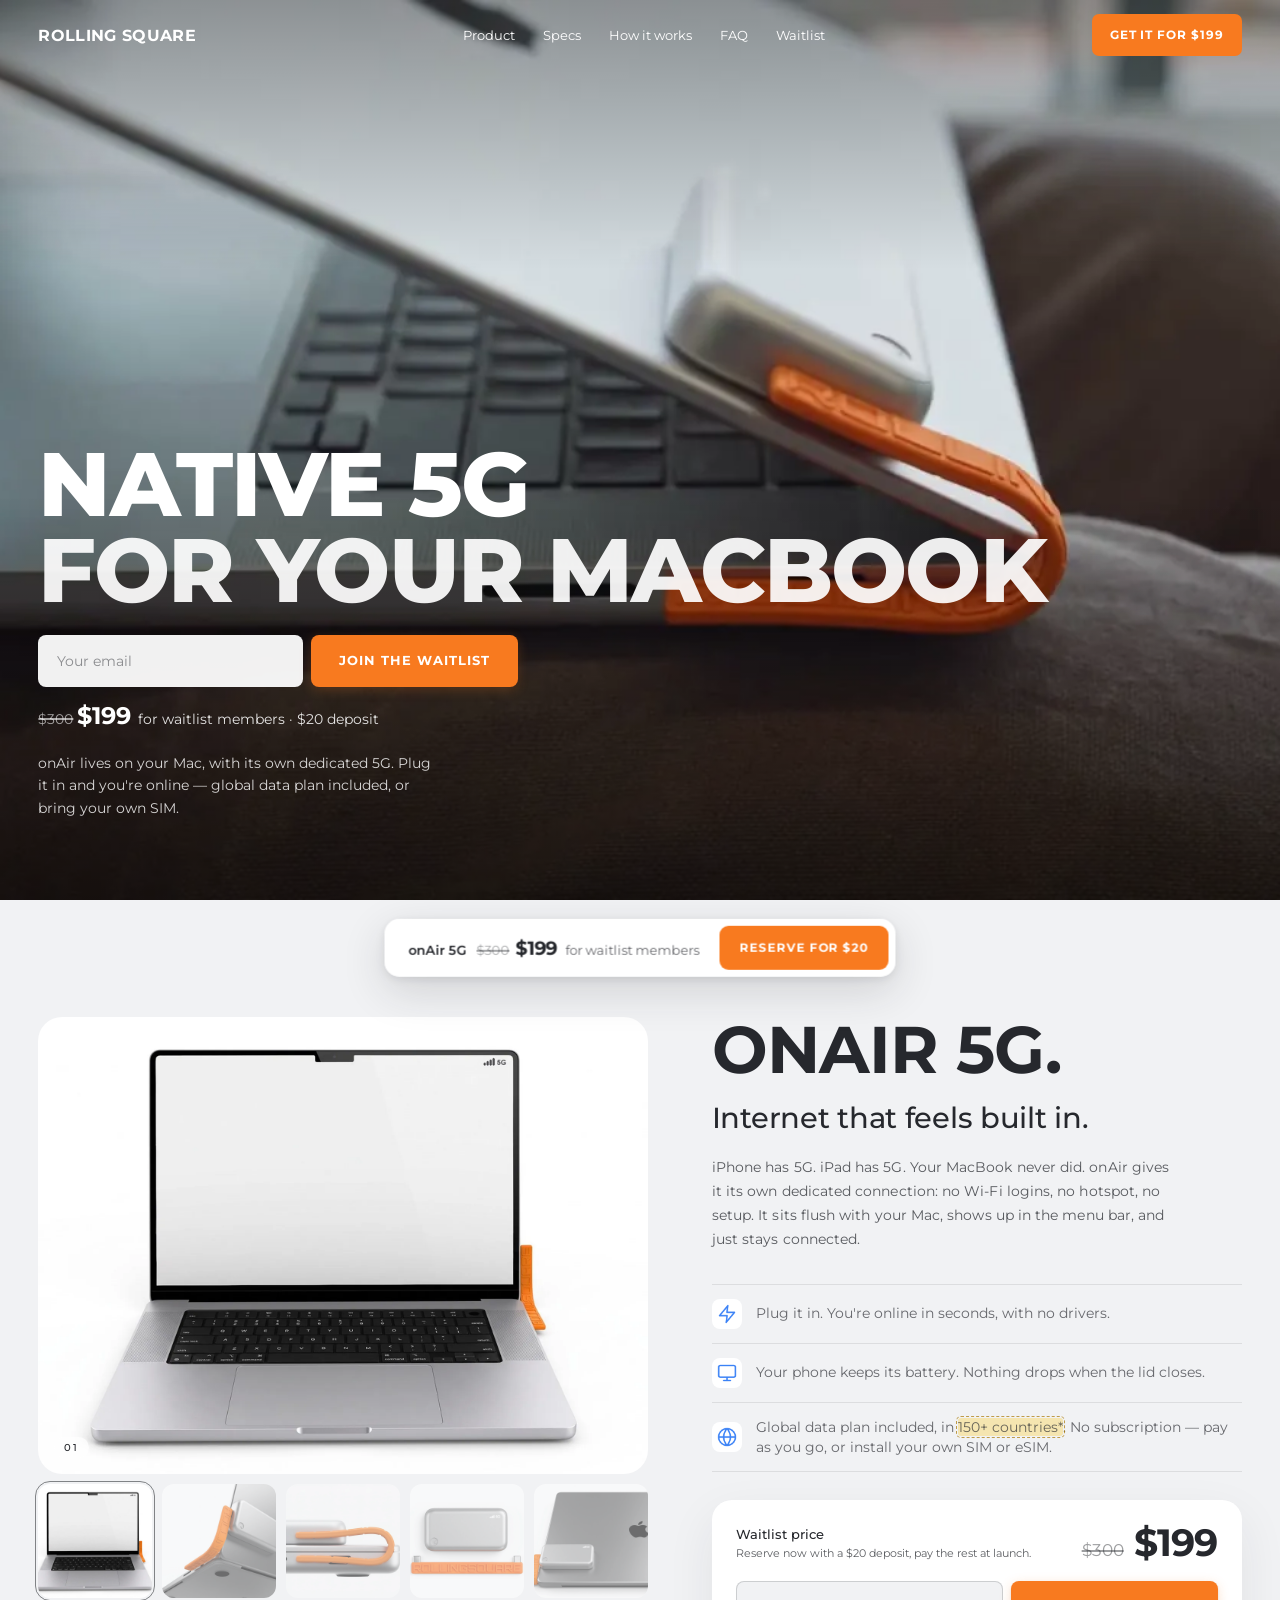
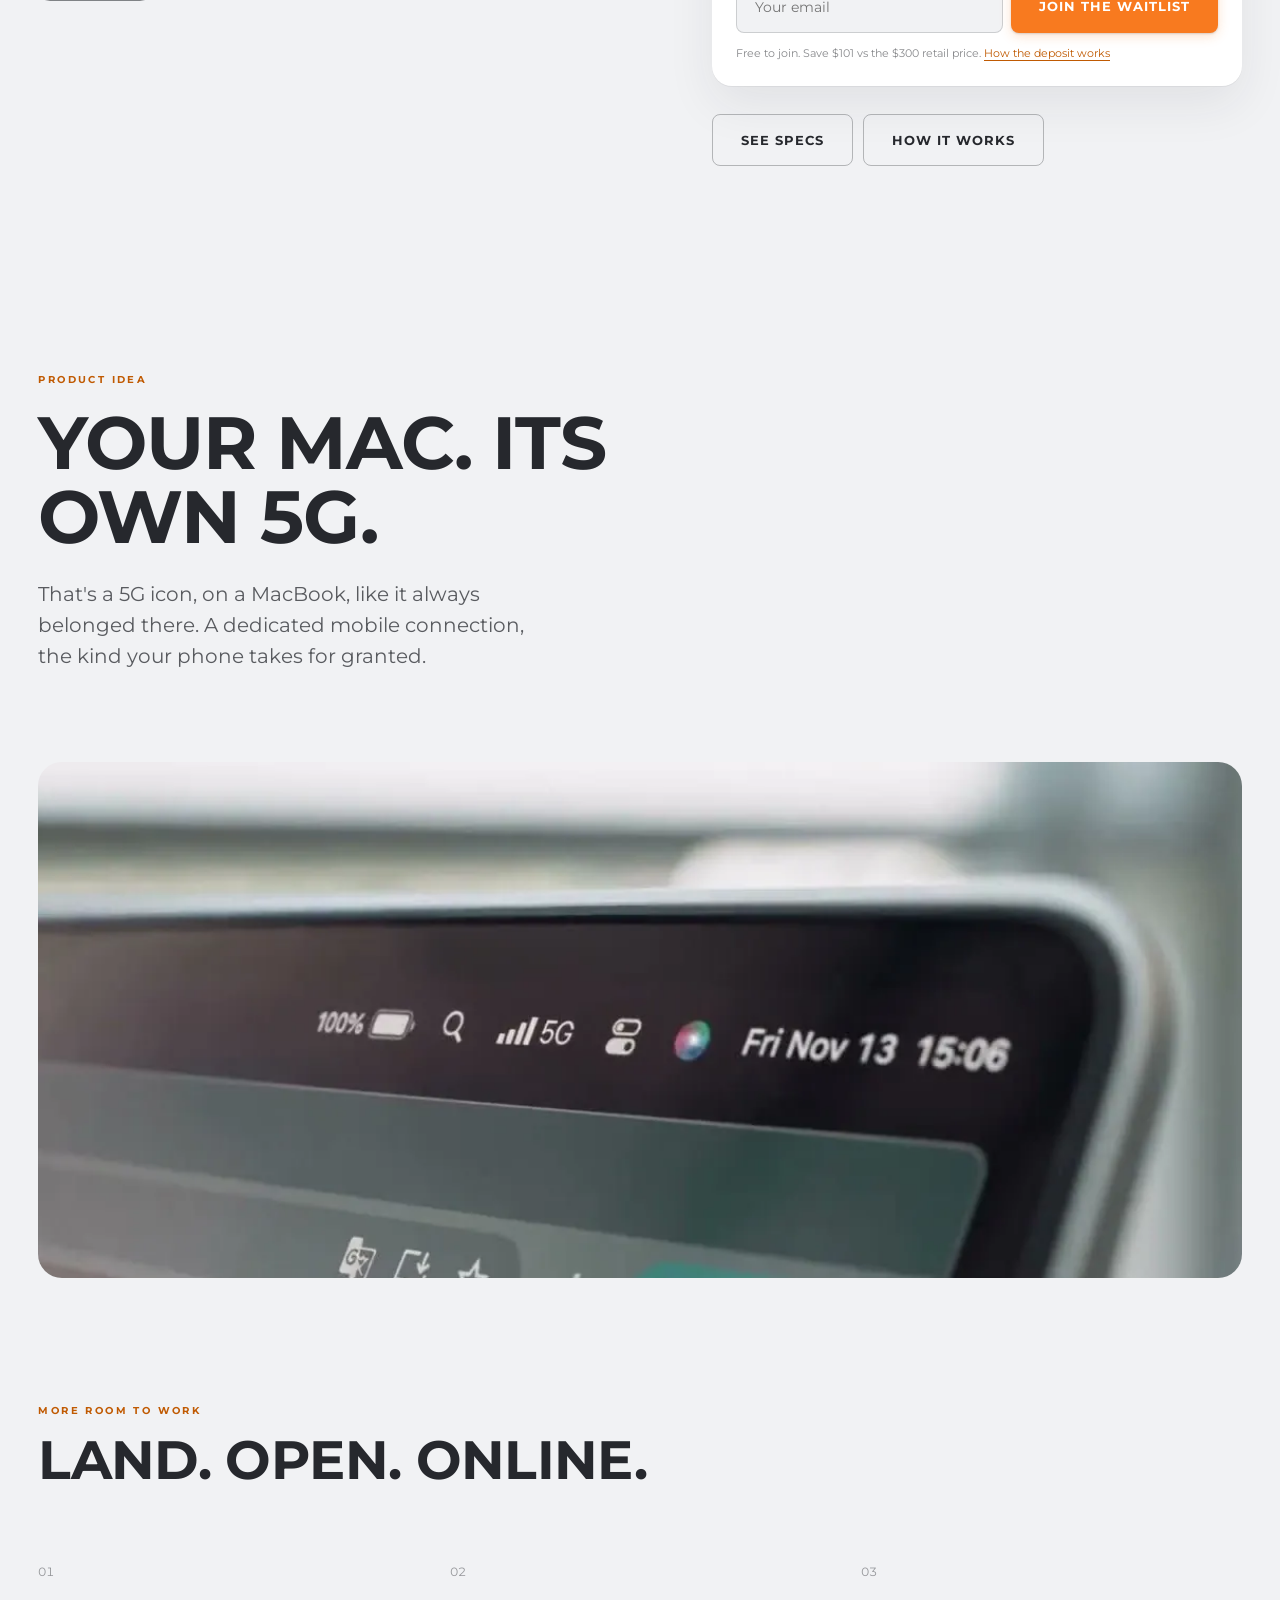
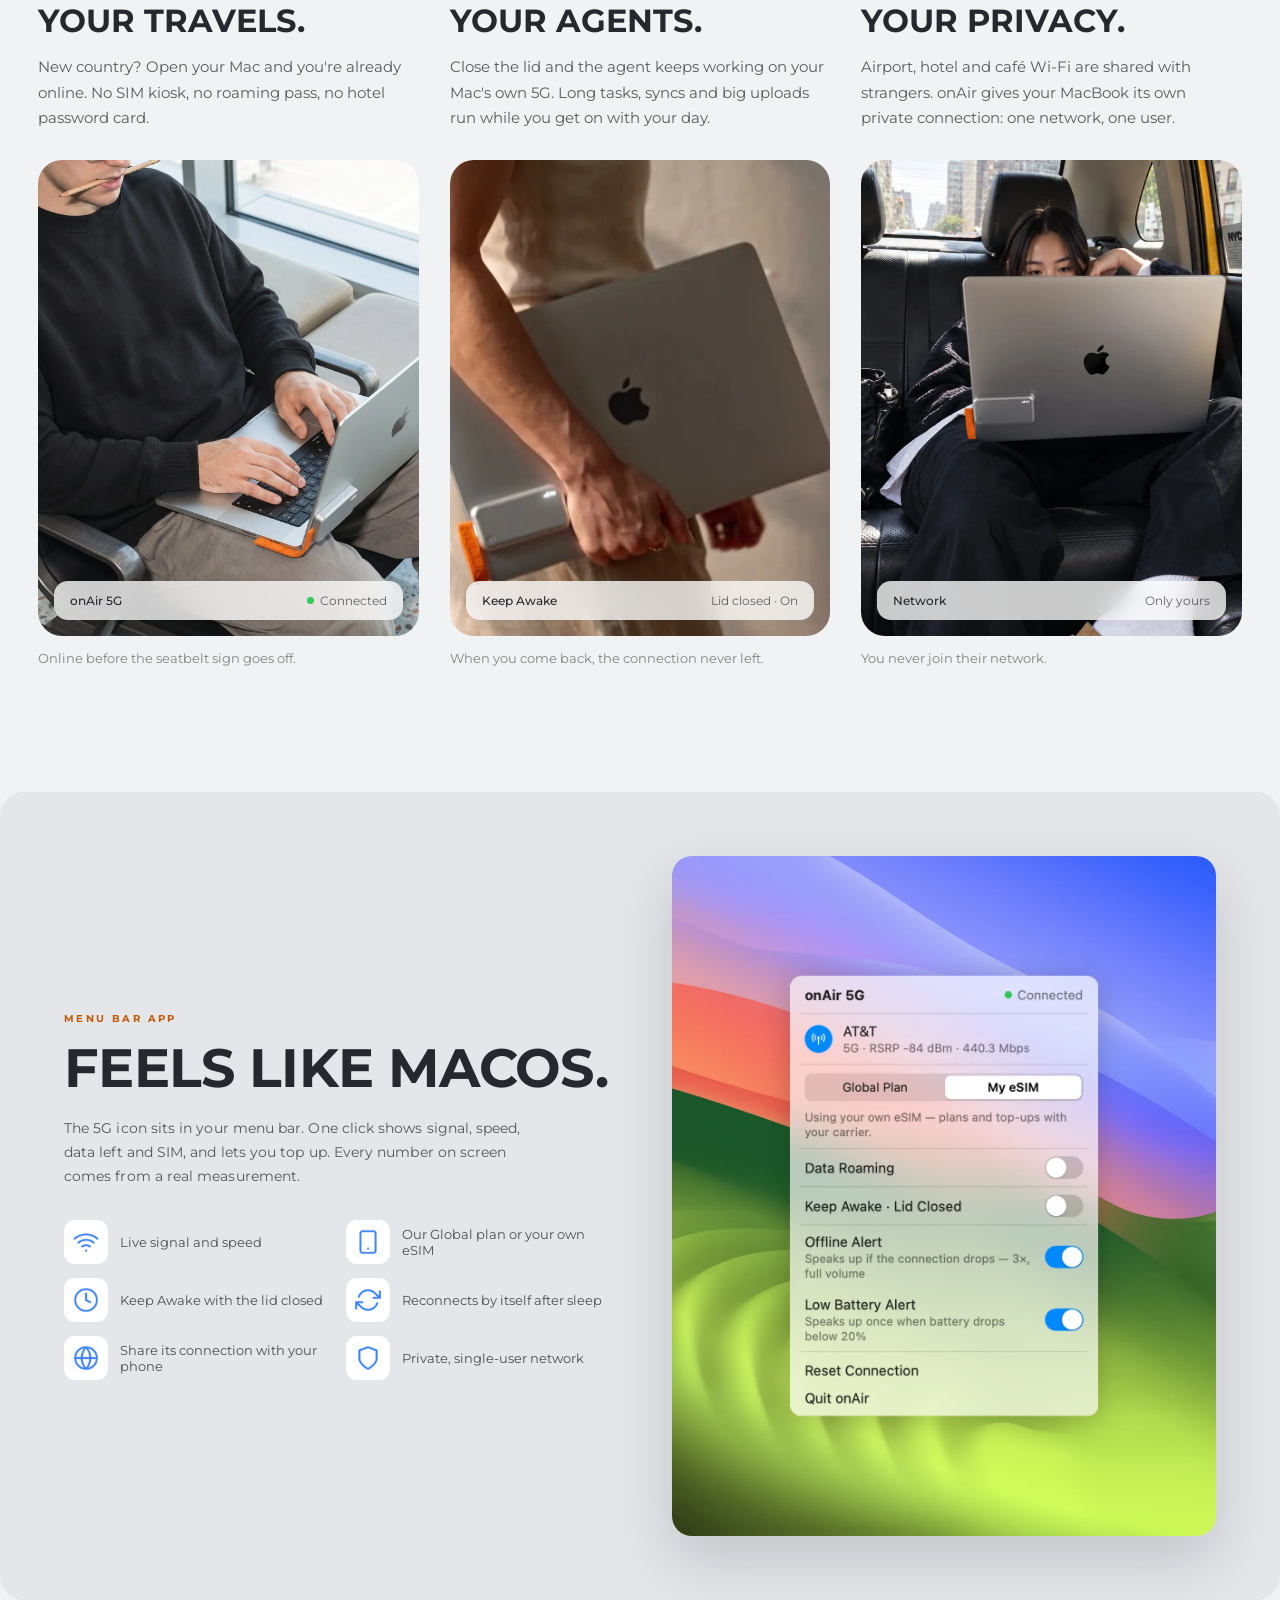
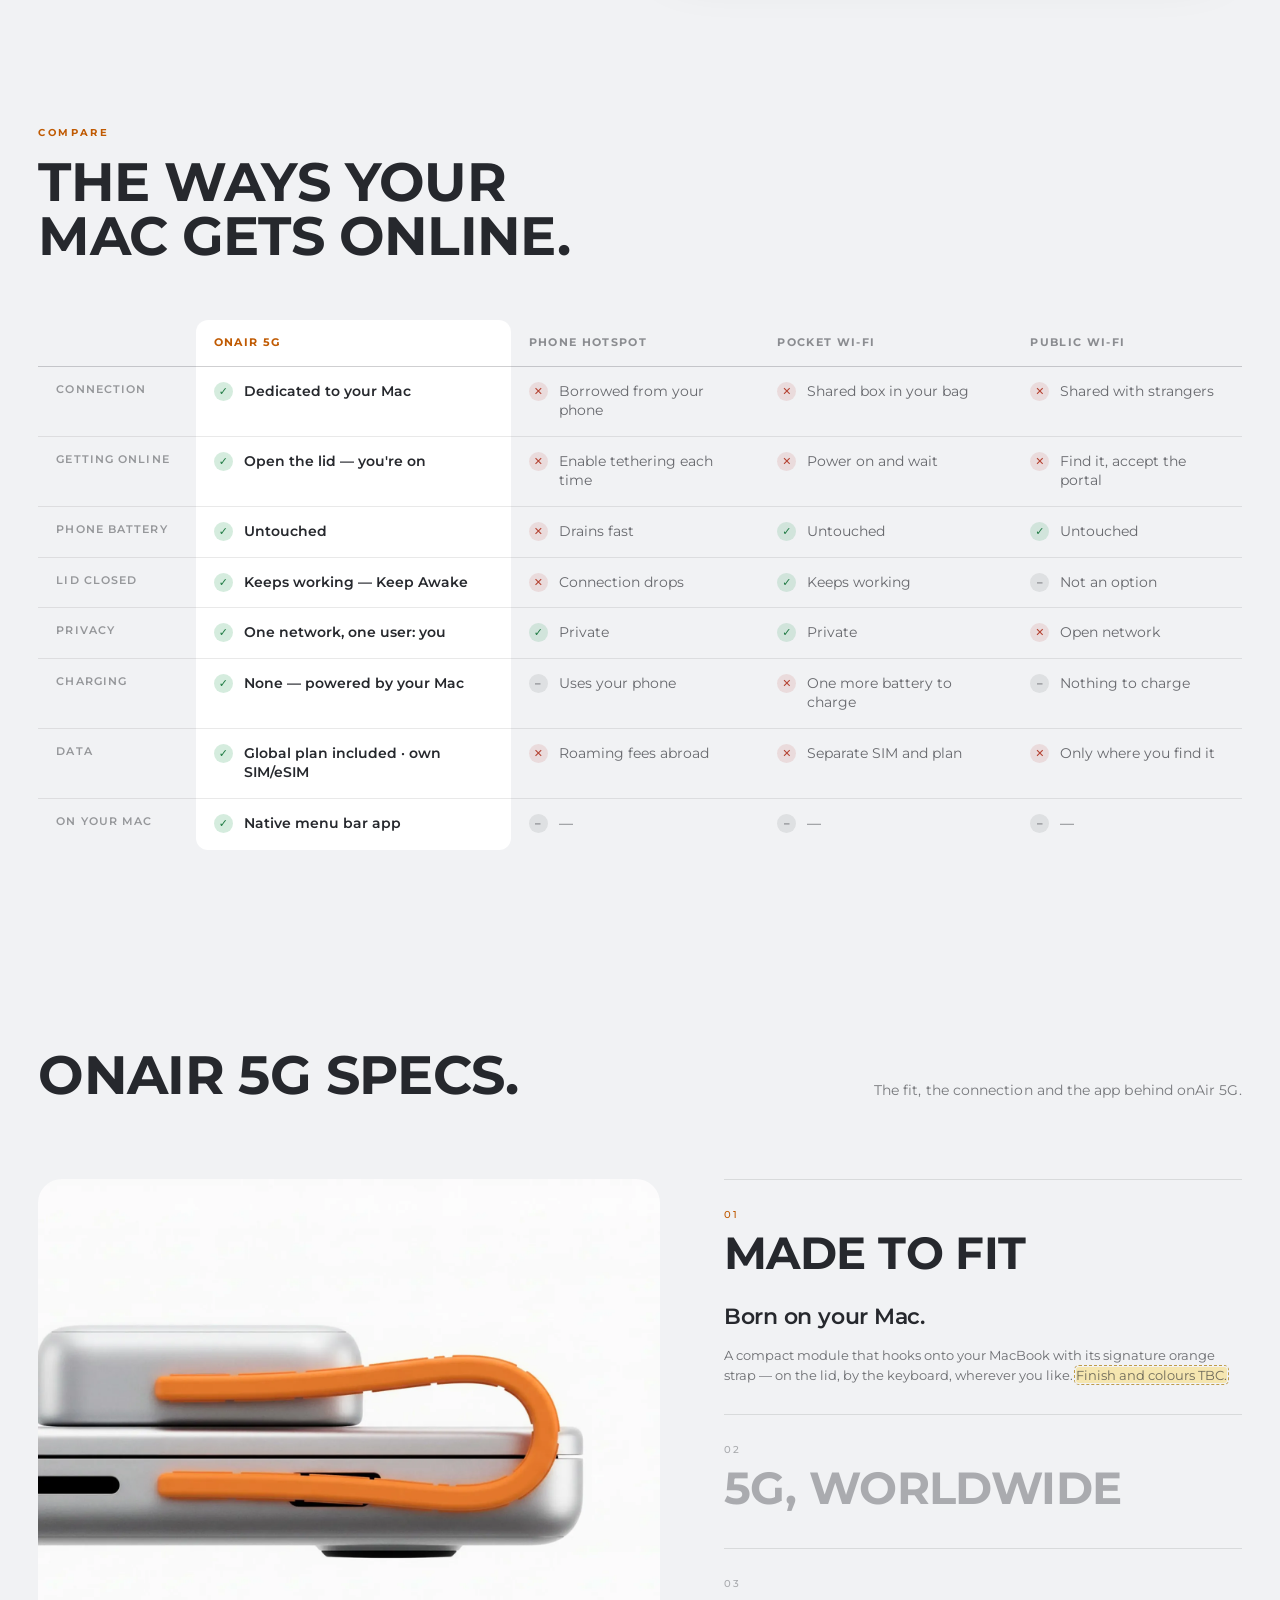
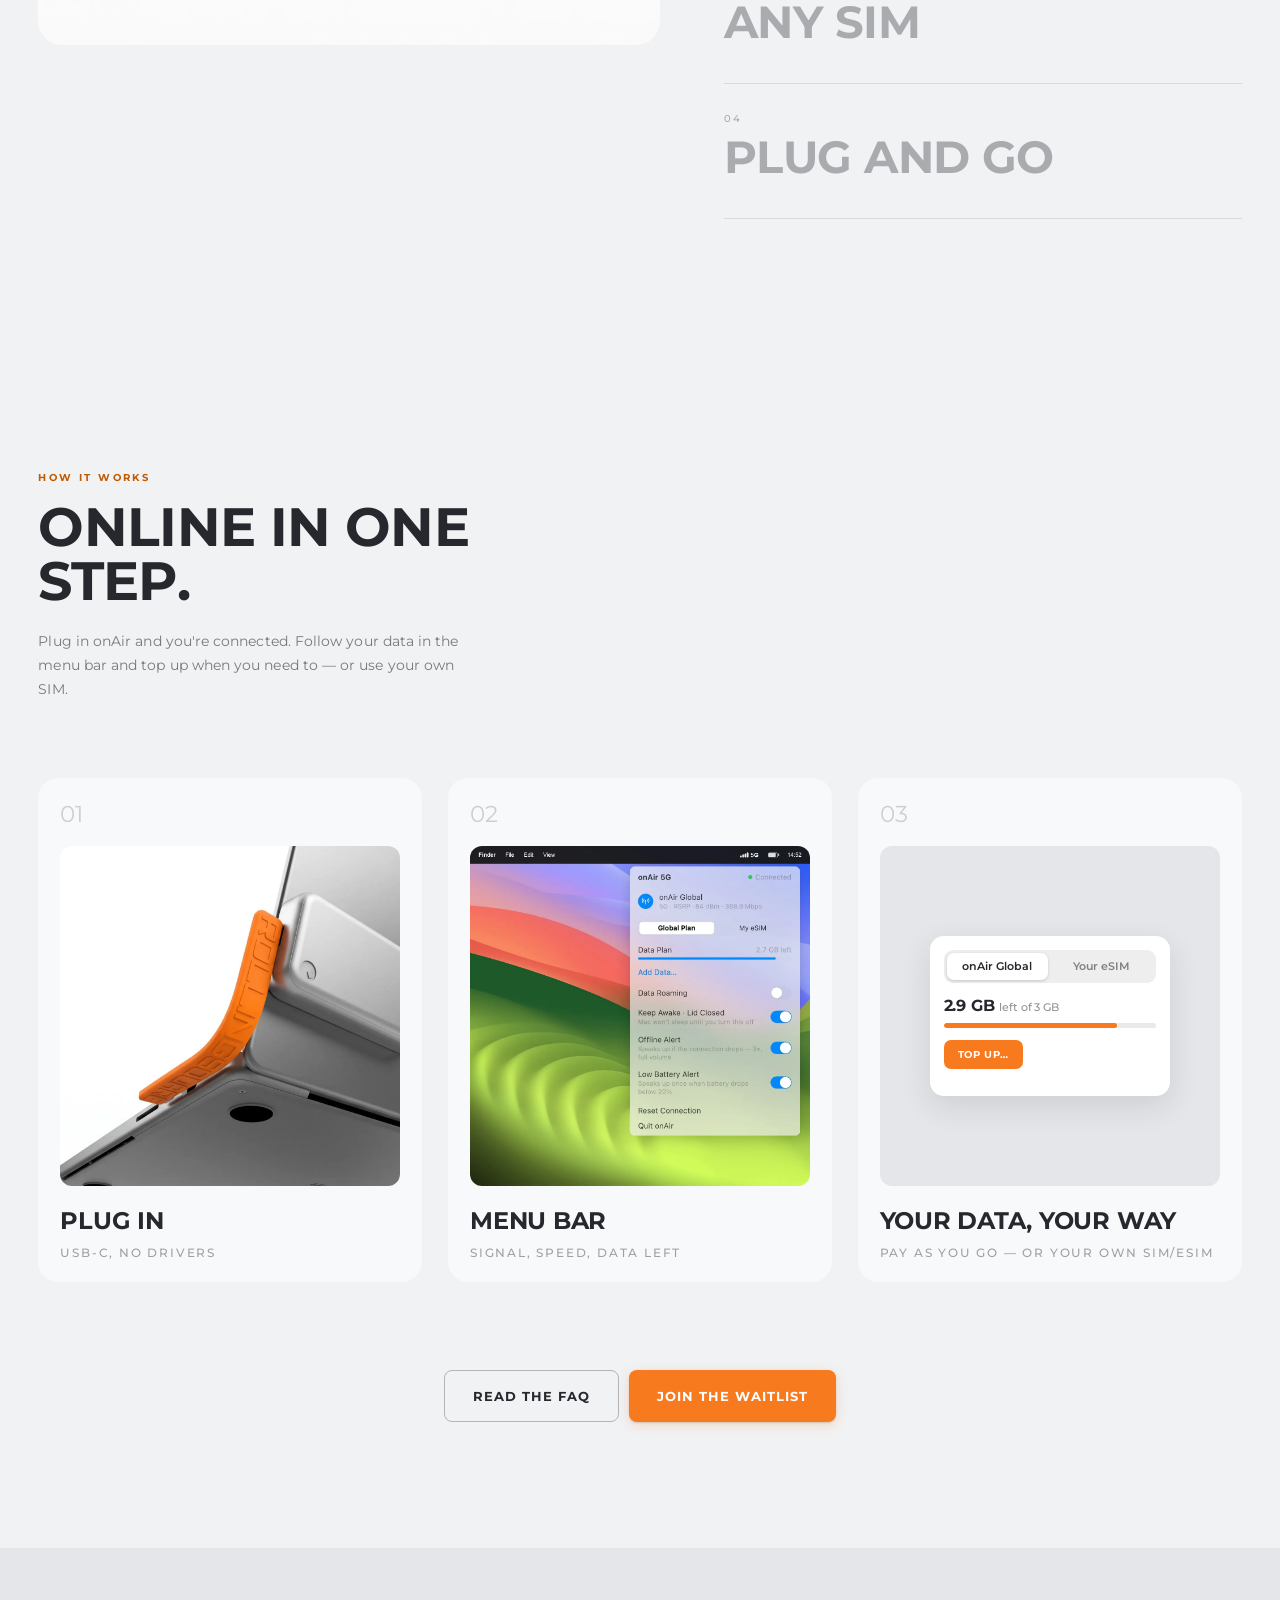
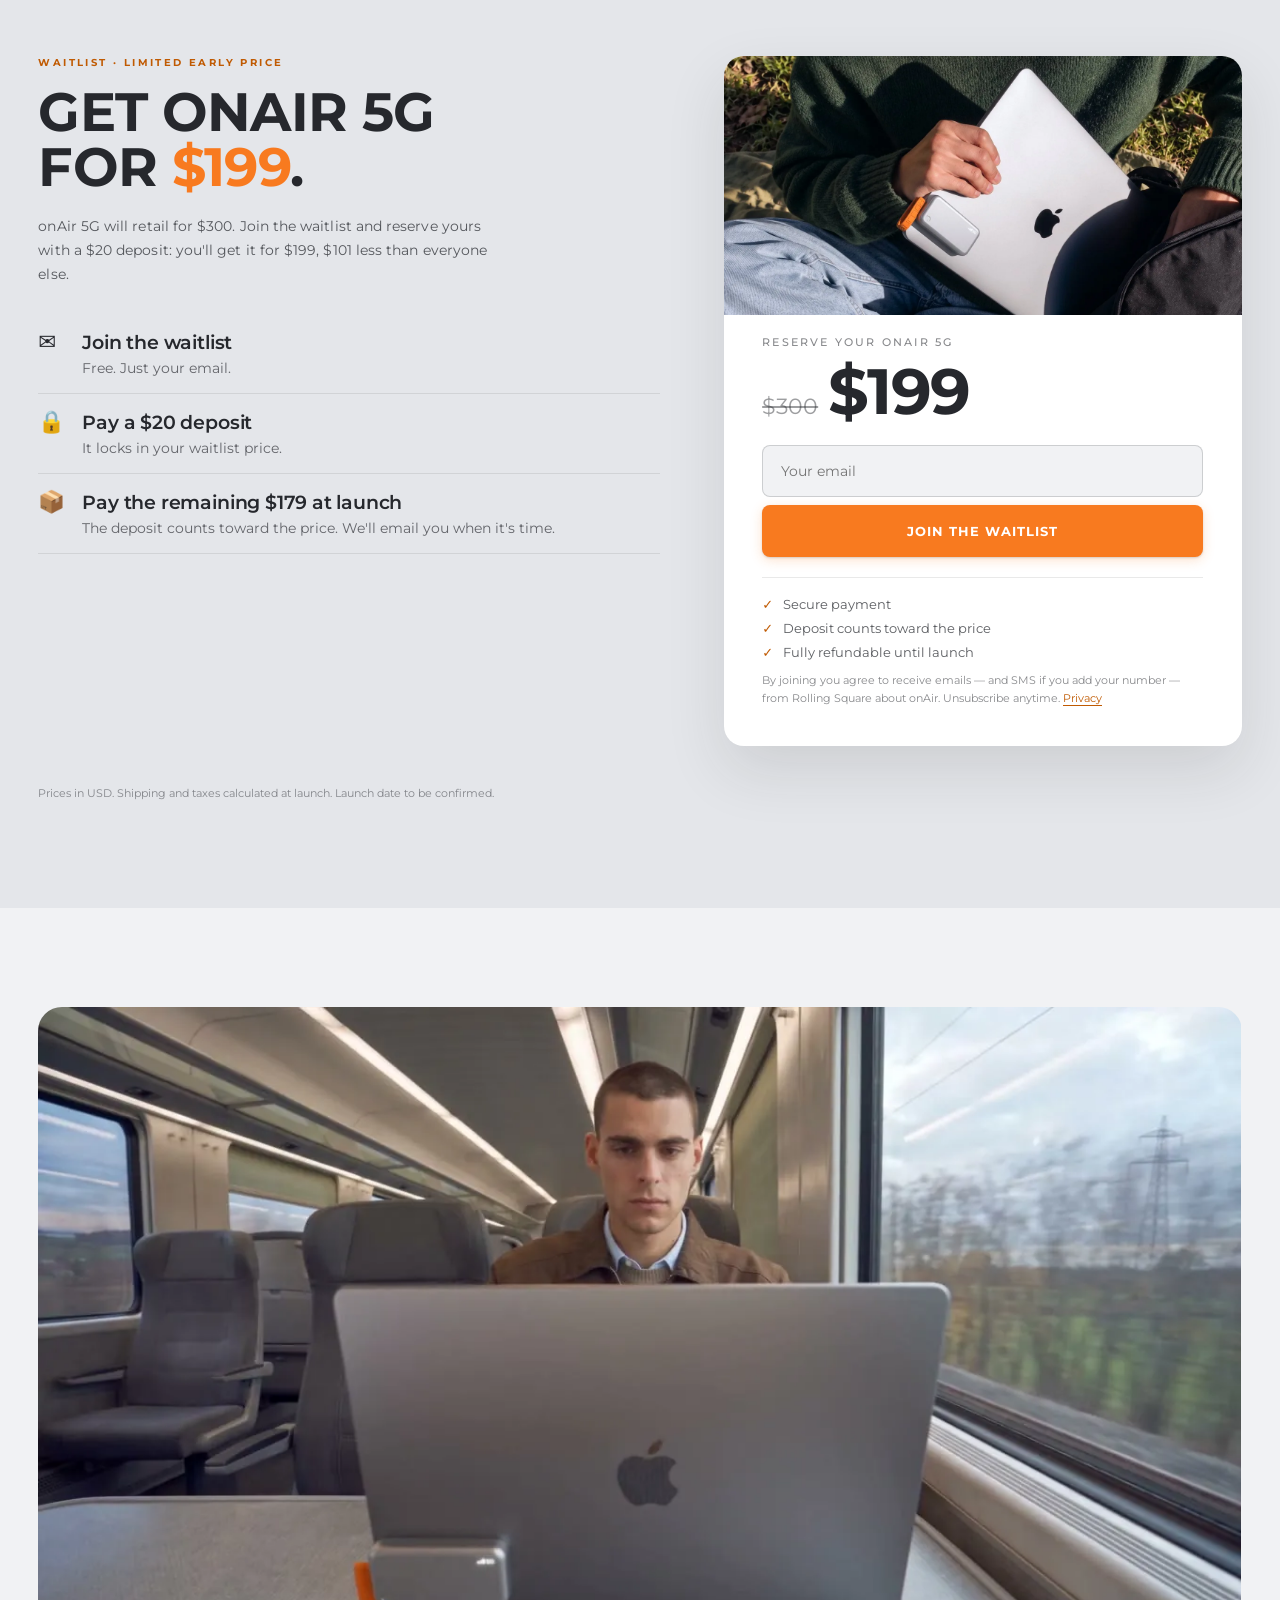
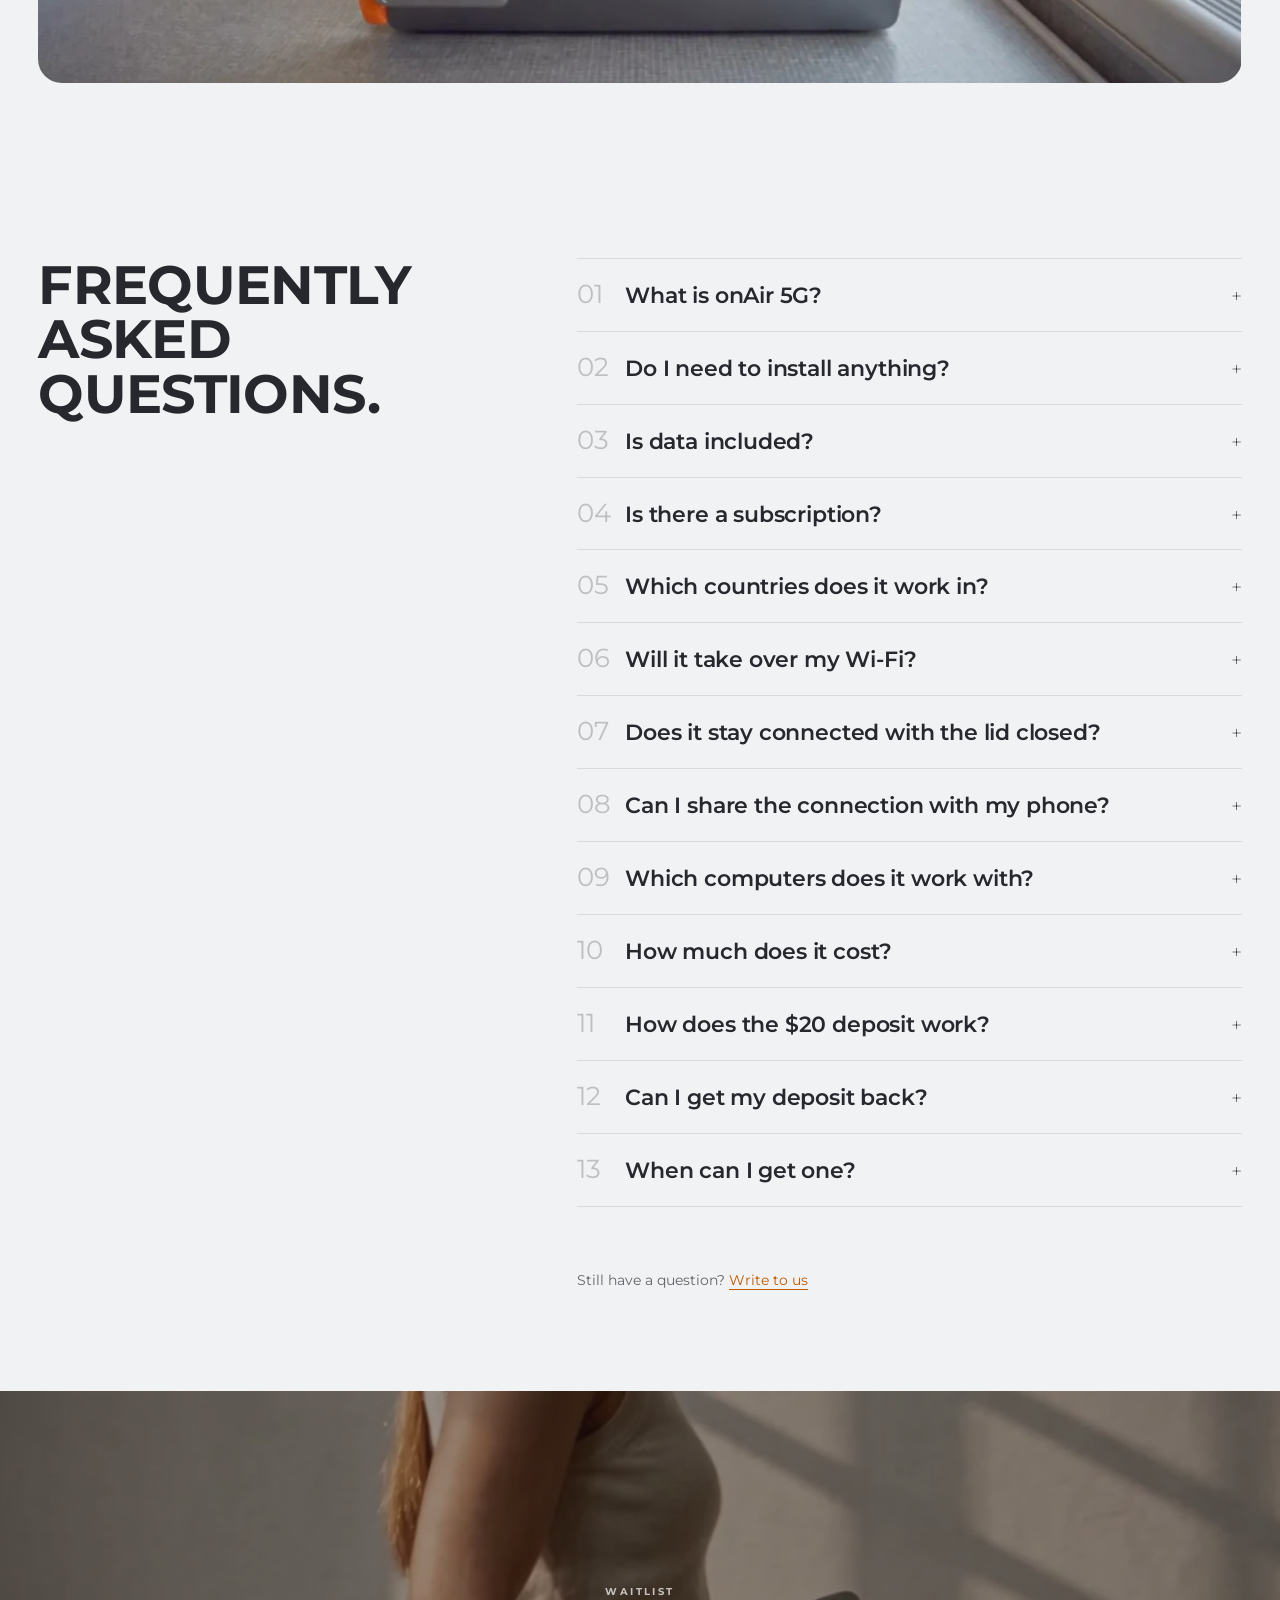
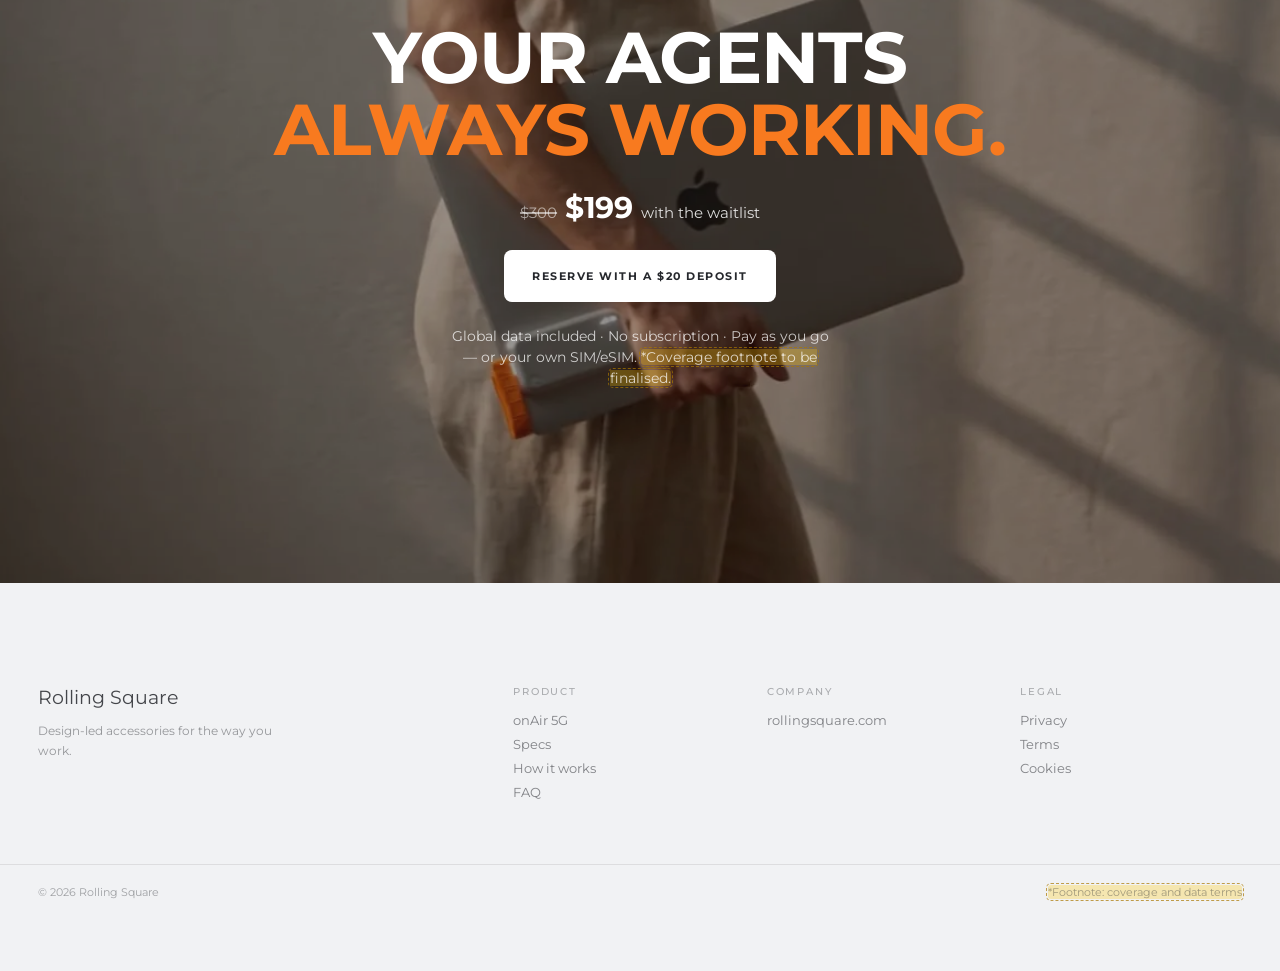
<file: index.html>
<!DOCTYPE html>
<html lang="en">
<head>
  <meta charset="utf-8">
  <meta name="viewport" content="width=device-width, initial-scale=1">
  <meta name="robots" content="noindex,nofollow">
  <title>onAir 5G: join the waitlist, $199 instead of $300 · Rolling Square</title>
  <meta name="description" content="onAir 5G gives your MacBook its own 5G connection. Join the waitlist and reserve yours for $199 instead of $300 with a $20 deposit.">
  <link rel="preconnect" href="https://fonts.googleapis.com">
  <link rel="preconnect" href="https://fonts.gstatic.com" crossorigin>
  <link rel="stylesheet" href="https://fonts.googleapis.com/css2?family=Montserrat:wght@400;500;600;700;800&display=swap">
  <!-- Social cards (absolute URLs: update at custom-domain switch) -->
  <meta property="og:type" content="website">
  <meta property="og:site_name" content="Rolling Square">
  <meta property="og:title" content="onAir 5G — Native 5G for your MacBook">
  <meta property="og:description" content="Your MacBook, always online. Join the waitlist: $199 instead of $300 with a $20 refundable deposit.">
  <meta property="og:url" content="https://lorenzofilibertoferraris.github.io/onair-landing/">
  <meta property="og:image" content="https://lorenzofilibertoferraris.github.io/onair-landing/assets/img/og-image.jpg">
  <meta property="og:image:width" content="1200">
  <meta property="og:image:height" content="630">
  <meta name="twitter:card" content="summary_large_image">
  <meta name="twitter:title" content="onAir 5G — Native 5G for your MacBook">
  <meta name="twitter:description" content="Your MacBook, always online. Join the waitlist: $199 instead of $300 with a $20 refundable deposit.">
  <meta name="twitter:image" content="https://lorenzofilibertoferraris.github.io/onair-landing/assets/img/og-image.jpg">
  <link rel="icon" type="image/png" href="assets/img/favicon.png">
  <link rel="apple-touch-icon" href="assets/img/apple-touch-icon.png">
  <link rel="stylesheet" href="styles.css?v=20261124a">
</head>
<body>

<a class="skip-link" href="#main">Skip to content</a>

<!-- ============ NAV ============ -->
<nav class="nav" id="nav">
  <a class="nav-brand" href="#top">Rolling Square</a>
  <div class="nav-links">
    <a href="#product">Product</a>
    <a href="#specs">Specs</a>
    <a href="#how">How it works</a>
    <a href="#faq">FAQ</a>
    <a href="#waitlist">Waitlist</a>
  </div>
  <a class="pill pill-cyan nav-cta" href="#waitlist">Get it for $199</a>
</nav>

<main id="main">

<!-- ============ 1. HERO VIDEO (full width) ============ -->
<section class="hero" id="top">
  <!-- Hero: Airport_1 from Dropbox 63. ONAIR 5G/04. Media/Video AI (16:9 only;
       add a 9:16 hero-mobile.mp4 <source> when one exists). -->
  <video class="hero-video" autoplay muted loop playsinline preload="auto" poster="assets/img/hero-poster.webp">
    <source src="assets/video/hero-mobile.mp4" type="video/mp4" media="(max-width: 700px)">
    <source src="assets/video/hero.mp4" type="video/mp4">
  </video>
  <div class="hero-shade"></div>
  <div class="hero-content">
    <h1 class="hero-title">
      <span>Native 5G</span>
      <span class="hero-title-2">for your MacBook</span>
    </h1>
    <div class="hero-offer">
      <!-- Same waitlist widget as the price card (wiring in main.js → ONAIR_CONFIG) -->
      <div class="wl wl-hero" data-waitlist data-source="hero">
        <!-- Mobile: the email field appears after this tap (main.js) -->
        <button class="pill pill-cyan wl-reveal" type="button">Join the waitlist</button>
        <form class="wl-form" novalidate>
          <label class="sr-only" for="wl-email-hero">Email</label>
          <input id="wl-email-hero" class="wl-input" type="email" name="email" placeholder="Your email" autocomplete="email" required>
          <button class="pill pill-cyan wl-submit" type="submit">Join the waitlist</button>
        </form>
        <p class="wl-error" role="alert" hidden></p>
        <div class="wl-step2" hidden>
          <p class="wl-ok"><i class="dot"></i>You're on the list.</p>
          <a class="pill pill-cyan wl-pay" href="#" data-deposit-link>Pay the $20 deposit</a>
            <form class="wl-sms" data-sms-form novalidate>
              <label class="sr-only">Phone for SMS updates (optional)</label>
              <input class="wl-input" type="tel" name="phone" placeholder="Phone — optional, SMS updates" autocomplete="tel">
              <button class="pill pill-ghost wl-sms-add" type="submit">Add</button>
            </form>
            <p class="wl-sms-legal">Optional. By adding your number you agree to receive recurring marketing texts about onAir from Rolling Square. Consent isn't a condition of purchase. Msg &amp; data rates may apply. Reply STOP to opt out. <a class="text-link" href="privacy.html">Privacy</a></p>
            <p class="wl-sms-ok" hidden>✓ You'll also get SMS updates.</p>
        </div>
      </div>
      <p class="hero-price"><s>$300</s> <strong>$199</strong> for waitlist members · $20 deposit</p>
    </div>
    <p class="hero-cap">onAir lives on your Mac, with its own dedicated 5G. Plug it in and you're online — global data plan included, or bring your own SIM.</p>
  </div>
</section>

<!-- Mobile only: hero caption moves below the video so the 5G icon stays visible -->
<p class="hero-cap-under bg-panna">onAir lives on your Mac, with its own dedicated 5G. Plug it in and you're online — global data plan included, or bring your own SIM.</p>

<!-- ============ 2. PRODUCT HERO (gallery + intro + points + first access) ============ -->
<section class="product-hero bg-panna" id="product">
  <div class="wrap product-grid">
    <div class="gallery" data-gallery>
      <div class="gallery-main">
        <img src="assets/img/g43-4.webp" alt="onAir 5G hooked on the side of an open MacBook" data-gallery-main>
        <span class="gallery-index" data-gallery-index>01</span>
      </div>
      <div class="gallery-thumbs">
        <button class="is-active" data-src="assets/img/g43-4.webp" data-alt="onAir 5G hooked on an open MacBook"><img src="assets/img/g43-4.webp" alt=""></button>
        <button data-src="assets/img/g43-1.webp" data-alt="onAir 5G, close-up on the hook"><img src="assets/img/g43-1.webp" alt=""></button>
        <button data-src="assets/img/g43-2.webp" data-alt="onAir 5G on the lid, side profile"><img src="assets/img/g43-2.webp" alt=""></button>
        <button data-src="assets/img/g43-6.webp" data-alt="onAir 5G with its Rolling Square strap"><img src="assets/img/g43-6.webp" alt=""></button>
        <button data-src="assets/img/g43-9.webp" data-alt="onAir 5G on a closed MacBook"><img src="assets/img/g43-9.webp" alt=""></button>
      </div>
    </div>

    <div class="product-copy">
      <h1 class="display-l">onAir 5G.</h1>
      <p class="lede">Internet that feels built in.</p>
      <p class="body">iPhone has 5G. iPad has 5G. Your MacBook never did. onAir gives it its own dedicated connection: no Wi-Fi logins, no hotspot, no setup. It sits flush with your Mac, shows up in the menu bar, and just stays connected.</p>

      <ol class="points">
        <li><span class="num icon"><img src="assets/icons/bolt.png" alt=""></span><p>Plug it in. You're online in seconds, with no drivers.</p></li>
        <li><span class="num icon"><img src="assets/icons/laptop.png" alt=""></span><p>Your phone keeps its battery. Nothing drops when the lid closes.</p></li>
        <li><span class="num icon"><img src="assets/icons/globe.png" alt=""></span><p>Global data plan included, in <span class="todo">150+ countries*</span>. No subscription — pay as you go, or install your own SIM or eSIM.</p></li>
      </ol>

      <div class="price-card" id="reserve-top">
        <div class="price-card-head">
          <div>
            <p class="access-title">Waitlist price</p>
            <p class="access-sub">Reserve now with a $20 deposit, pay the rest at launch.</p>
          </div>
          <p class="price-pair"><s class="price-old">$300</s><span class="price-new">$199</span></p>
        </div>
        <!-- Waitlist form (step 1: email · step 2: $20 deposit). Logic and endpoints in main.js → ONAIR_CONFIG -->
        <div class="wl" data-waitlist data-source="product-hero">
          <form class="wl-form" novalidate>
            <label class="sr-only" for="wl-email-top">Email</label>
            <input id="wl-email-top" class="wl-input" type="email" name="email" placeholder="Your email" autocomplete="email" required>
            <button class="pill pill-cyan wl-submit" type="submit">Join the waitlist</button>
          </form>
          <p class="wl-error" role="alert" hidden></p>
          <div class="wl-step2" hidden>
            <p class="wl-ok"><i class="dot"></i>You're on the list.</p>
            <p class="wl-step2-copy">Lock in <strong>$199</strong> with a <strong>$20 deposit</strong>. It counts toward the price.</p>
            <a class="pill pill-cyan wl-pay" href="#" data-deposit-link>Pay the $20 deposit</a>
            <form class="wl-sms" data-sms-form novalidate>
              <label class="sr-only">Phone for SMS updates (optional)</label>
              <input class="wl-input" type="tel" name="phone" placeholder="Phone — optional, SMS updates" autocomplete="tel">
              <button class="pill pill-ghost wl-sms-add" type="submit">Add</button>
            </form>
            <p class="wl-sms-legal">Optional. By adding your number you agree to receive recurring marketing texts about onAir from Rolling Square. Consent isn't a condition of purchase. Msg &amp; data rates may apply. Reply STOP to opt out. <a class="text-link" href="privacy.html">Privacy</a></p>
            <p class="wl-sms-ok" hidden>✓ You'll also get SMS updates.</p>
          </div>
          <p class="wl-legal">Free to join. Save $101 vs the $300 retail price. <a class="text-link" href="#waitlist">How the deposit works</a></p>
        </div>
      </div>

      <div class="cta-row">
        <a class="pill pill-ghost" href="#specs">See specs</a>
        <a class="pill pill-ghost" href="#how">How it works</a>
      </div>
    </div>
  </div>
</section>

<!-- ============ 3. PRODUCT IDEA (big statement + wide image) ============ -->
<section class="idea bg-panna">
  <div class="wrap">
    <p class="eyebrow">Product idea</p>
    <h2 class="display-xl">Your Mac. Its own 5G.</h2>
    <p class="idea-copy">That's a 5G icon, on a MacBook, like it always belonged there. A dedicated mobile connection, the kind your phone takes for granted.</p>
  </div>
  <figure class="wide-figure">
    <img src="assets/img/idea-5g.webp" alt="MacBook menu bar showing the 5G icon next to battery and clock" loading="lazy">
  </figure>
</section>

<!-- ============ 4. FEATURE TRIO (travel / agents / privacy) ============ -->
<section class="features bg-panna">
  <div class="wrap">
    <p class="eyebrow">More room to work</p>
    <h2 class="display-m">Land. Open. Online.</h2>

    <div class="feature-grid">
      <article class="feature">
        <p class="feature-num">01</p>
        <h3 class="display-s">Your travels.</h3>
        <p class="feature-copy">New country? Open your Mac and you're already online. No SIM kiosk, no roaming pass, no hotel password card.</p>
        <figure class="feature-media">
          <!-- TODO: replace with airport/hotel lifestyle photo from the OA-V02 shoot -->
          <img src="assets/img/card-airport.webp" alt="Working on a MacBook at the airport gate with onAir 5G attached" loading="lazy">
          <div class="chip-card">
            <span class="chip-label">onAir 5G</span>
            <span class="chip-value"><i class="dot"></i>Connected</span>
          </div>
        </figure>
        <p class="caption">Online before the seatbelt sign goes off.</p>
      </article>

      <article class="feature">
        <p class="feature-num">02</p>
        <h3 class="display-s">Your agents.</h3>
        <p class="feature-copy">Close the lid and the agent keeps working on your Mac's own 5G. Long tasks, syncs and big uploads run while you get on with your day.</p>
        <figure class="feature-media">
          <!-- TODO: replace with "lid closed, agent running" shot from OA-V03 -->
          <img src="assets/img/card-walk45.webp" alt="Walking with a closed MacBook under the arm, onAir 5G attached" loading="lazy">
          <div class="chip-card">
            <span class="chip-label">Keep Awake</span>
            <span class="chip-value">Lid closed · On</span>
          </div>
        </figure>
        <p class="caption">When you come back, the connection never left.</p>
      </article>

      <article class="feature">
        <p class="feature-num">03</p>
        <h3 class="display-s">Your privacy.</h3>
        <p class="feature-copy">Airport, hotel and café Wi-Fi are shared with strangers. onAir gives your MacBook its own private connection: one network, one user.</p>
        <figure class="feature-media">
          <!-- TODO: replace with café / trade-fair shot from OA-V04 -->
          <img src="assets/img/card-privacy.webp" alt="Working on a MacBook with onAir 5G in the back of a taxi — your own private network" loading="lazy">
          <div class="chip-card">
            <span class="chip-label">Network</span>
            <span class="chip-value">Only yours</span>
          </div>
        </figure>
        <p class="caption">You never join their network.</p>
      </article>
    </div>
  </div>
</section>

<!-- ============ 5. SPLIT FEATURE (app + icons) ============ -->
<section class="split bg-panna">
  <div class="wrap split-grid">
    <div class="split-copy">
      <p class="eyebrow">Menu bar app</p>
      <h3 class="display-m">Feels like macOS.</h3>
      <p class="body">The 5G icon sits in your menu bar. One click shows signal, speed, data left and SIM, and lets you top up. Every number on screen comes from a real measurement.</p>
      <ul class="icon-list">
        <li><img src="assets/icons/wifi.png" alt=""><span>Live signal and speed</span></li>
        <li><img src="assets/icons/sim.png" alt=""><span>Our Global plan or your own eSIM</span></li>
        <li><img src="assets/icons/clock.png" alt=""><span>Keep Awake with the lid closed</span></li>
        <li><img src="assets/icons/refresh.png" alt=""><span>Reconnects by itself after sleep</span></li>
        <li><img src="assets/icons/globe.png" alt=""><span>Share its connection with your phone</span></li>
        <li><img src="assets/icons/shield.png" alt=""><span>Private, single-user network</span></li>
      </ul>
    </div>
    <figure class="split-media">
      <!-- TODO: replace with a final screenshot of the shipping app (current one is a prototype mock) -->
      <!-- Real app recording: menu bar → panel → Keep Awake on → close -->
      <video class="split-video" autoplay muted loop playsinline preload="metadata" poster="assets/img/app-panel.webp" aria-label="onAir menu bar app: opening the panel and turning on Keep Awake">
        <source src="assets/video/macos-panel.mp4" type="video/mp4">
      </video>
    </figure>
  </div>
</section>

<!-- ============ 5b. COMPARE (onAir vs the alternatives) ============ -->
<section class="compare bg-panna" id="compare">
  <div class="wrap">
    <p class="eyebrow">Compare</p>
    <h2 class="display-m">The ways your Mac gets online.</h2>
    <div class="compare-scroll">
      <table class="compare-table">
        <thead>
          <tr>
            <th></th>
            <th class="c-onair">onAir 5G</th>
            <th>Phone hotspot</th>
            <th>Pocket Wi-Fi</th>
            <th>Public Wi-Fi</th>
          </tr>
        </thead>
        <tbody>
          <tr><th scope="row">Connection</th><td class="c-onair y">Dedicated to your Mac</td><td class="n">Borrowed from your phone</td><td class="n">Shared box in your bag</td><td class="n">Shared with strangers</td></tr>
          <tr><th scope="row">Getting online</th><td class="c-onair y">Open the lid — you're on</td><td class="n">Enable tethering each time</td><td class="n">Power on and wait</td><td class="n">Find it, accept the portal</td></tr>
          <tr><th scope="row">Phone battery</th><td class="c-onair y">Untouched</td><td class="n">Drains fast</td><td class="y">Untouched</td><td class="y">Untouched</td></tr>
          <tr><th scope="row">Lid closed</th><td class="c-onair y">Keeps working — Keep Awake</td><td class="n">Connection drops</td><td class="y">Keeps working</td><td class="m">Not an option</td></tr>
          <tr><th scope="row">Privacy</th><td class="c-onair y">One network, one user: you</td><td class="y">Private</td><td class="y">Private</td><td class="n">Open network</td></tr>
          <tr><th scope="row">Charging</th><td class="c-onair y">None — powered by your Mac</td><td class="m">Uses your phone</td><td class="n">One more battery to charge</td><td class="m">Nothing to charge</td></tr>
          <tr><th scope="row">Data</th><td class="c-onair y">Global plan included · own SIM/eSIM</td><td class="n">Roaming fees abroad</td><td class="n">Separate SIM and plan</td><td class="n">Only where you find it</td></tr>
          <tr><th scope="row">On your Mac</th><td class="c-onair y">Native menu bar app</td><td class="m">—</td><td class="m">—</td><td class="m">—</td></tr>
        </tbody>
      </table>
    </div>
  </div>
</section>

<!-- ============ 6. SPECS (tabbed list with image swap) ============ -->
<section class="specs bg-panna" id="specs">
  <div class="wrap">
    <div class="specs-head">
      <h2 class="display-m">onAir 5G specs.</h2>
      <p class="body muted">The fit, the connection and the app behind onAir 5G.</p>
    </div>

    <div class="specs-grid" data-specs>
      <figure class="specs-media">
        <img src="assets/img/g43-2.webp" alt="" data-specs-img>
      </figure>
      <ol class="specs-list">
        <li class="is-active" data-img="assets/img/g43-2.webp">
          <button type="button">
            <span class="spec-num">01</span>
            <span class="spec-title">Made to fit</span>
          </button>
          <div class="spec-body">
            <p class="spec-sub">Born on your Mac.</p>
            <p>A compact module that hooks onto your MacBook with its signature orange strap — on the lid, by the keyboard, wherever you like. <span class="todo">Finish and colours TBC.</span></p>
          </div>
        </li>
        <li data-img="assets/img/g43-7.webp">
          <button type="button">
            <span class="spec-num">02</span>
            <span class="spec-title">5G, worldwide</span>
          </button>
          <div class="spec-body">
            <p class="spec-sub">Global bands, data included.</p>
            <p>5G with 4G fallback. Coverage in <span class="todo">150+ countries*</span>, with starter data <span class="todo">(amount TBC)</span> active from the first plug.</p>
          </div>
        </li>
        <li data-img="assets/img/g43-10.webp">
          <button type="button">
            <span class="spec-num">03</span>
            <span class="spec-title">Any SIM</span>
          </button>
          <div class="spec-body">
            <p class="spec-sub">eSIM built in, plus a SIM slot.</p>
            <p>Use the included eSIM, add your own, or drop in a local nano-SIM when you're staying longer.</p>
          </div>
        </li>
        <li data-img="assets/img/g43-4.webp">
          <button type="button">
            <span class="spec-num">04</span>
            <span class="spec-title">Plug and go</span>
          </button>
          <div class="spec-body">
            <p class="spec-sub">USB-C, no drivers.</p>
            <p>It shows up as a network connection on its own. Wi-Fi stays first; onAir takes over when you need it. <span class="todo">Compatibility list (macOS / Windows / iPad) to be confirmed.</span></p>
          </div>
        </li>
      </ol>
    </div>
  </div>
</section>

<!-- ============ 7. HOW IT WORKS (4 steps) ============ -->
<section class="how bg-panna" id="how">
  <div class="wrap">
    <p class="eyebrow">How it works</p>
    <h2 class="display-m narrow">Online in one step.</h2>
    <p class="body muted how-intro">Plug in onAir and you're connected. Follow your data in the menu bar and top up when you need to — or use your own SIM.</p>

    <ol class="steps">
      <li>
        <span class="step-num">01</span>
        <div class="step-media"><img src="assets/img/sq-1.webp" alt="" loading="lazy"></div>
        <h3>Plug in</h3>
        <p class="step-sub">USB-C, no drivers</p>
      </li>
      <li>
        <span class="step-num">02</span>
        <div class="step-media"><img src="assets/img/step-menubar.webp" alt="The onAir panel open under the macOS menu bar" loading="lazy"></div>
        <h3>Menu bar</h3>
        <p class="step-sub">signal, speed, data left</p>
      </li>
      <li>
        <span class="step-num">03</span>
        <div class="step-media mock">
          <!-- Interactive mini-mock of the app's data-source toggle -->
          <div class="sim-mock" data-sim-mock>
            <div class="sim-seg" role="tablist" aria-label="Data source">
              <button class="is-active" type="button" data-sim="global">onAir Global</button>
              <button type="button" data-sim="own">Your eSIM</button>
            </div>
            <div class="sim-body sim-global">
              <p class="sim-amount">2.9 GB <span>left of 3 GB</span></p>
              <div class="sim-bar"><i style="width:82%"></i></div>
              <span class="sim-topup">Top up…</span>
            </div>
            <div class="sim-body sim-own" hidden>
              <p class="sim-own-title">Any carrier works</p>
              <p class="sim-own-sub">Install any eSIM — or drop in a local SIM. No lock-in.</p>
            </div>
          </div>
        </div>
        <h3>Your data, your way</h3>
        <p class="step-sub">pay as you go — or your own SIM/eSIM</p>
      </li>
    </ol>

    <div class="cta-row center">
      <a class="pill pill-ghost" href="#faq">Read the FAQ</a>
      <a class="pill pill-cyan" href="#waitlist">Join the waitlist</a>
    </div>
  </div>
</section>

<!-- ============ 7b. WAITLIST + DEPOSIT (main conversion block) ============ -->
<section class="waitlist" id="waitlist">
  <div class="wrap waitlist-grid">
    <div class="waitlist-copy">
      <p class="eyebrow">Waitlist · limited early price</p>
      <h2 class="display-m">Get onAir 5G for <em>$199</em>.</h2>
      <p class="body">onAir 5G will retail for $300. Join the waitlist and reserve yours with a $20 deposit: you'll get it for $199, $101 less than everyone else.</p>


      <ol class="dep-steps">
        <li><span class="num emoji">✉️</span><div><p class="dep-t">Join the waitlist</p><p>Free. Just your email.</p></div></li>
        <li><span class="num emoji">🔒</span><div><p class="dep-t">Pay a $20 deposit</p><p>It locks in your waitlist price.</p></div></li>
        <li><span class="num emoji">📦</span><div><p class="dep-t">Pay the remaining $179 at launch</p><p>The deposit counts toward the price. We'll email you when it's time.</p></div></li>
      </ol>
    </div>

    <div class="waitlist-card">
      <img class="wl-img" src="assets/img/wl-park.webp" alt="Working from the park on a MacBook with onAir 5G" loading="lazy">
      <p class="waitlist-card-title">Reserve your onAir 5G</p>
      <p class="price-pair big"><s class="price-old">$300</s><span class="price-new">$199</span></p>
      <div class="wl" data-waitlist data-source="waitlist-section">
        <form class="wl-form stacked" novalidate>
          <label class="sr-only" for="wl-email-main">Email</label>
          <input id="wl-email-main" class="wl-input" type="email" name="email" placeholder="Your email" autocomplete="email" required>
          <button class="pill pill-cyan wl-submit" type="submit">Join the waitlist</button>
        </form>
        <p class="wl-error" role="alert" hidden></p>
        <div class="wl-step2" hidden>
          <p class="wl-ok"><i class="dot"></i>You're on the list.</p>
          <p class="wl-step2-copy">Last step: pay the <strong>$20 deposit</strong> to lock in <strong>$199</strong>.</p>
          <a class="pill pill-cyan wl-pay" href="#" data-deposit-link>Pay the $20 deposit</a>
            <form class="wl-sms" data-sms-form novalidate>
              <label class="sr-only">Phone for SMS updates (optional)</label>
              <input class="wl-input" type="tel" name="phone" placeholder="Phone — optional, SMS updates" autocomplete="tel">
              <button class="pill pill-ghost wl-sms-add" type="submit">Add</button>
            </form>
            <p class="wl-sms-legal">Optional. By adding your number you agree to receive recurring marketing texts about onAir from Rolling Square. Consent isn't a condition of purchase. Msg &amp; data rates may apply. Reply STOP to opt out. <a class="text-link" href="privacy.html">Privacy</a></p>
            <p class="wl-sms-ok" hidden>✓ You'll also get SMS updates.</p>
          <p class="wl-later">Not now? We'll email you the deposit link.</p>
        </div>
        <div class="wl-paid" hidden>
          <p class="wl-ok"><i class="dot"></i>Deposit received.</p>
          <p class="wl-step2-copy">Your $199 price is locked in. We'll email you before launch.</p>
        </div>
      </div>
      <ul class="wl-assure">
        <li>Secure payment</li>
        <li>Deposit counts toward the price</li>
        <li>Fully refundable until launch</li>
      </ul>
      <p class="wl-legal">By joining you agree to receive emails — and SMS if you add your number — from Rolling Square about onAir. Unsubscribe anytime. <a class="text-link" href="privacy.html">Privacy</a></p>
    </div>
  </div>
  <p class="wrap wl-foot">Prices in USD. Shipping and taxes calculated at launch. Launch date to be confirmed.</p>
</section>

<!-- ============ 8. FULL PAGE FILM ============ -->
<section class="film">
  <!-- Train_1 from Dropbox 63. ONAIR 5G/04. Media/Video AI -->
  <video class="film-video" muted loop playsinline preload="none" poster="assets/img/film-poster.webp" data-autoplay-on-view>
    <source src="assets/video/film-travel.mp4" type="video/mp4">
  </video>
</section>

<!-- ============ 9. FAQ ============ -->
<section class="faq bg-panna" id="faq">
  <div class="wrap faq-wrap">
    <div class="faq-head">
      <h2 class="display-m">Frequently asked questions.</h2>
    </div>
    <div class="faq-list">
      <details>
        <summary><span class="faq-num">01</span><span class="faq-q">What is onAir 5G?</span></summary>
        <p>A USB-C 5G device that gives your MacBook its own mobile connection. It sits flush with your Mac and shows up in the menu bar, just like the 5G icon on your phone.</p>
      </details>
      <details>
        <summary><span class="faq-num">02</span><span class="faq-q">Do I need to install anything?</span></summary>
        <p>No. Plug it in and you're online. The menu bar app is optional and adds signal, data left, SIM choice and top-ups.</p>
      </details>
      <details>
        <summary><span class="faq-num">03</span><span class="faq-q">Is data included?</span></summary>
        <p>Yes. onAir comes with starter data that activates the first time it connects. <span class="todo">Amount and validity to be confirmed.</span></p>
      </details>
      <details>
        <summary><span class="faq-num">04</span><span class="faq-q">Is there a subscription?</span></summary>
        <p>No. It's pay as you go: when the included data runs out, top up in two clicks from the app. Prefer your own carrier? Install your eSIM or drop in your SIM. <span class="todo">Top-up prices to be confirmed.</span></p>
      </details>
      <details>
        <summary><span class="faq-num">05</span><span class="faq-q">Which countries does it work in?</span></summary>
        <p>The included data works in <span class="todo">150+ countries*</span>. You can also use your own eSIM or drop in a local SIM. <span class="todo">Link to the full country list.</span></p>
      </details>
      <details>
        <summary><span class="faq-num">06</span><span class="faq-q">Will it take over my Wi-Fi?</span></summary>
        <p>No. Wi-Fi stays first. onAir is there when Wi-Fi isn't, or when you'd rather not use it.</p>
      </details>
      <details>
        <summary><span class="faq-num">07</span><span class="faq-q">Does it stay connected with the lid closed?</span></summary>
        <p>Yes, with Keep Awake turned on in the app. Your agents, syncs and uploads keep running.</p>
      </details>
      <details>
        <summary><span class="faq-num">08</span><span class="faq-q">Can I share the connection with my phone?</span></summary>
        <p>Yes. macOS has Internet Sharing built in: your Mac can rebroadcast its onAir connection over Wi-Fi to your phone, tablet or a friend's laptop. One onAir, every device you carry.</p>
      </details>
      <details>
        <summary><span class="faq-num">09</span><span class="faq-q">Which computers does it work with?</span></summary>
        <p><span class="todo">To be confirmed: supported MacBook models, macOS versions, and whether Windows and iPad are supported.</span></p>
      </details>
      <details>
        <summary><span class="faq-num">10</span><span class="faq-q">How much does it cost?</span></summary>
        <p>onAir 5G will retail for $300. Waitlist members who place a $20 deposit get it for $199.</p>
      </details>
      <details>
        <summary><span class="faq-num">11</span><span class="faq-q">How does the $20 deposit work?</span></summary>
        <p>You pay $20 today to lock in the $199 waitlist price. The deposit counts toward the price, so at launch you pay the remaining $179. We'll email you when it's time.</p>
      </details>
      <details>
        <summary><span class="faq-num">12</span><span class="faq-q">Can I get my deposit back?</span></summary>
        <p>Yes. The deposit is fully refundable until launch: just write to us.</p>
      </details>
      <details>
        <summary><span class="faq-num">13</span><span class="faq-q">When can I get one?</span></summary>
        <p><span class="todo">Launch date and shipping window to be confirmed.</span> Waitlist members hear first.</p>
      </details>
    </div>
    <p class="faq-more">Still have a question? <a class="text-link" href="mailto:support@rollingsqua.re">Write to us</a></p>
  </div>
</section>

<!-- ============ 10. FINAL CTA BAND (video background) ============ -->
<section class="final-cta">
  <!-- Walk_2 from Dropbox 63. ONAIR 5G/04. Media/Video AI -->
  <video class="final-video" muted loop playsinline preload="none" poster="assets/img/final-poster.webp" data-autoplay-on-view>
    <source src="assets/video/final-cta.mp4" type="video/mp4">
  </video>
  <div class="final-shade"></div>
  <div class="final-content">
    <p class="eyebrow light">Waitlist</p>
    <!-- Rotating headline (main.js). "Be online the moment you land." is
         reserved for travel-context ads. -->
    <h2 class="final-title" data-rotate-title>
      <span data-r1>Your MacBook</span><span data-r2>always online.</span>
    </h2>
    <p class="final-price"><s>$300</s> <strong>$199</strong> with the waitlist</p>
    <a class="pill pill-white" href="#waitlist">Reserve with a $20 deposit</a>
    <p class="final-note">Global data included · No subscription · Pay as you go — or your own SIM/eSIM. <span class="todo">*Coverage footnote to be finalised.</span></p>
  </div>
</section>

</main>

<!-- ============ FOOTER ============ -->
<footer class="footer bg-panna">
  <div class="wrap footer-grid">
    <div class="footer-brand">
      <div class="footer-logo">Rolling Square</div>
      <p class="footer-desc">Design-led accessories for the way you work.</p>
    </div>
    <div>
      <p class="footer-label">Product</p>
      <a href="#product">onAir 5G</a>
      <a href="#specs">Specs</a>
      <a href="#how">How it works</a>
      <a href="#faq">FAQ</a>
    </div>
    <div>
      <p class="footer-label">Company</p>
      <a href="https://rollingsquare.com" rel="noopener">rollingsquare.com</a>
    </div>
    <div>
      <p class="footer-label">Legal</p>
      <a href="privacy.html">Privacy</a>
      <a href="terms.html">Terms</a>
      <a href="privacy.html#cookies">Cookies</a>
    </div>
  </div>
  <div class="wrap footer-bottom">
    <span>© 2026 Rolling Square</span>
    <span class="todo">*Footnote: coverage and data terms</span>
  </div>
</footer>

<!-- Sticky offer bar: shows after the hero, hides when the waitlist block is on screen -->
<div class="offer-bar" data-offer-bar aria-hidden="true">
  <p><span class="offer-name">onAir 5G</span> <s>$300</s> <strong>$199</strong> <span class="offer-sub">for waitlist members</span></p>
  <a class="pill pill-cyan" href="#waitlist" tabindex="-1">Reserve for $20</a>
</div>

<script src="main.js?v=20261124a"></script>
</body>
</html>
</file>
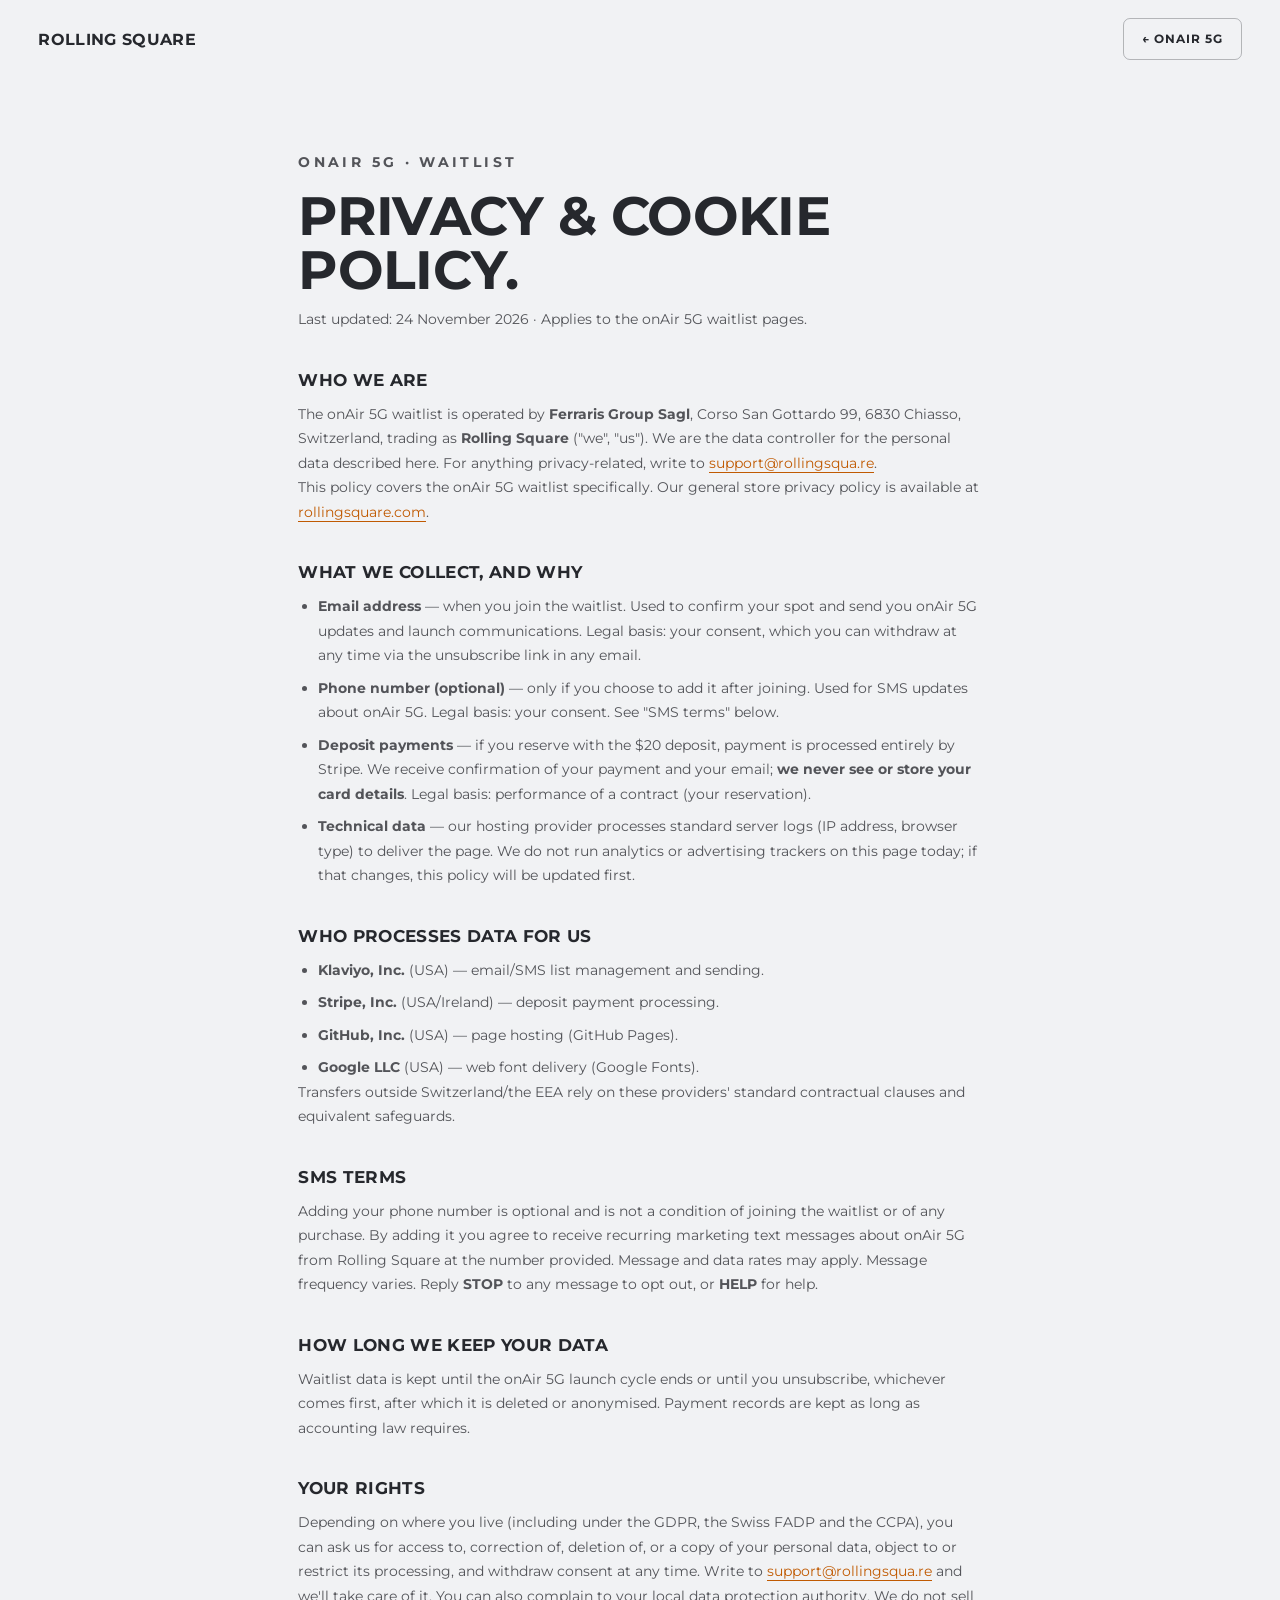
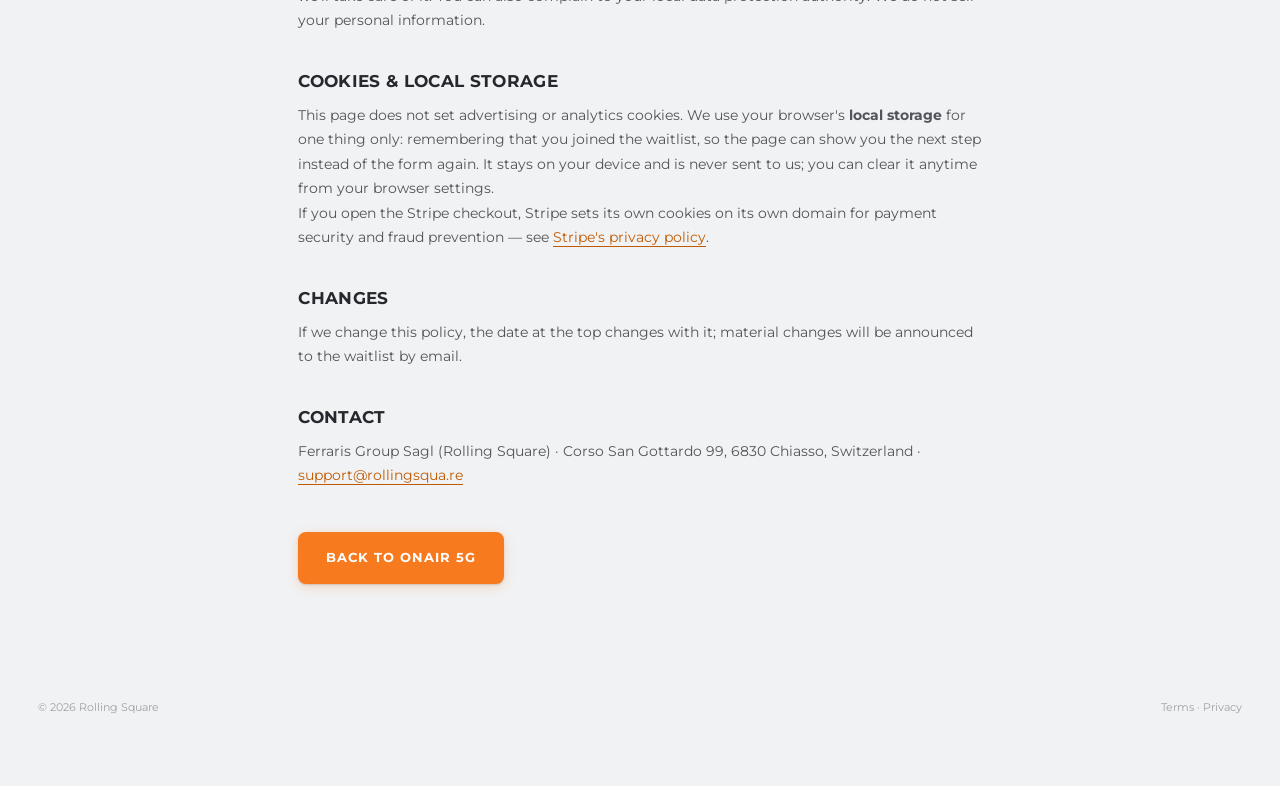
<file: privacy.html>
<!DOCTYPE html>
<html lang="en">
<head>
  <meta charset="utf-8">
  <meta name="viewport" content="width=device-width, initial-scale=1">
  <meta name="robots" content="noindex,nofollow">
  <title>Privacy & Cookie Policy · onAir 5G · Rolling Square</title>
  <link rel="preconnect" href="https://fonts.googleapis.com">
  <link rel="preconnect" href="https://fonts.gstatic.com" crossorigin>
  <link rel="stylesheet" href="https://fonts.googleapis.com/css2?family=Montserrat:wght@400;500;600;700;800&display=swap">
  <link rel="stylesheet" href="styles.css?v=20261124a">
  <link rel="icon" type="image/png" href="assets/img/favicon.png">
</head>
<body class="legal-body">

<nav class="nav is-solid legal-nav">
  <a class="nav-brand" href="index.html">Rolling Square</a>
  <a class="pill pill-ghost nav-cta" href="index.html">← onAir 5G</a>
</nav>

<main class="legal wrap">
  <p class="eyebrow">onAir 5G · Waitlist</p>
  <h1 class="display-m">Privacy &amp; Cookie Policy.</h1>
  <p class="legal-updated">Last updated: 24 November 2026 · Applies to the onAir 5G waitlist pages.</p>

  <h2>Who we are</h2>
  <p>The onAir 5G waitlist is operated by <strong>Ferraris Group Sagl</strong>, Corso San Gottardo 99, 6830 Chiasso, Switzerland, trading as <strong>Rolling Square</strong> ("we", "us"). We are the data controller for the personal data described here. For anything privacy-related, write to <a href="mailto:support@rollingsqua.re">support@rollingsqua.re</a>.</p>
  <p>This policy covers the onAir 5G waitlist specifically. Our general store privacy policy is available at <a href="https://rollingsquare.com/policies/privacy-policy" rel="noopener">rollingsquare.com</a>.</p>

  <h2>What we collect, and why</h2>
  <ul>
    <li><strong>Email address</strong> — when you join the waitlist. Used to confirm your spot and send you onAir 5G updates and launch communications. Legal basis: your consent, which you can withdraw at any time via the unsubscribe link in any email.</li>
    <li><strong>Phone number (optional)</strong> — only if you choose to add it after joining. Used for SMS updates about onAir 5G. Legal basis: your consent. See "SMS terms" below.</li>
    <li><strong>Deposit payments</strong> — if you reserve with the $20 deposit, payment is processed entirely by Stripe. We receive confirmation of your payment and your email; <strong>we never see or store your card details</strong>. Legal basis: performance of a contract (your reservation).</li>
    <li><strong>Technical data</strong> — our hosting provider processes standard server logs (IP address, browser type) to deliver the page. We do not run analytics or advertising trackers on this page today; if that changes, this policy will be updated first.</li>
  </ul>

  <h2>Who processes data for us</h2>
  <ul>
    <li><strong>Klaviyo, Inc.</strong> (USA) — email/SMS list management and sending.</li>
    <li><strong>Stripe, Inc.</strong> (USA/Ireland) — deposit payment processing.</li>
    <li><strong>GitHub, Inc.</strong> (USA) — page hosting (GitHub Pages).</li>
    <li><strong>Google LLC</strong> (USA) — web font delivery (Google Fonts).</li>
  </ul>
  <p>Transfers outside Switzerland/the EEA rely on these providers' standard contractual clauses and equivalent safeguards.</p>

  <h2>SMS terms</h2>
  <p>Adding your phone number is optional and is not a condition of joining the waitlist or of any purchase. By adding it you agree to receive recurring marketing text messages about onAir 5G from Rolling Square at the number provided. Message and data rates may apply. Message frequency varies. Reply <strong>STOP</strong> to any message to opt out, or <strong>HELP</strong> for help.</p>

  <h2>How long we keep your data</h2>
  <p>Waitlist data is kept until the onAir 5G launch cycle ends or until you unsubscribe, whichever comes first, after which it is deleted or anonymised. Payment records are kept as long as accounting law requires.</p>

  <h2>Your rights</h2>
  <p>Depending on where you live (including under the GDPR, the Swiss FADP and the CCPA), you can ask us for access to, correction of, deletion of, or a copy of your personal data, object to or restrict its processing, and withdraw consent at any time. Write to <a href="mailto:support@rollingsqua.re">support@rollingsqua.re</a> and we'll take care of it. You can also complain to your local data protection authority. We do not sell your personal information.</p>

  <h2 id="cookies">Cookies &amp; local storage</h2>
  <p>This page does not set advertising or analytics cookies. We use your browser's <strong>local storage</strong> for one thing only: remembering that you joined the waitlist, so the page can show you the next step instead of the form again. It stays on your device and is never sent to us; you can clear it anytime from your browser settings.</p>
  <p>If you open the Stripe checkout, Stripe sets its own cookies on its own domain for payment security and fraud prevention — see <a href="https://stripe.com/privacy" rel="noopener">Stripe's privacy policy</a>.</p>

  <h2>Changes</h2>
  <p>If we change this policy, the date at the top changes with it; material changes will be announced to the waitlist by email.</p>

  <h2>Contact</h2>
  <p>Ferraris Group Sagl (Rolling Square) · Corso San Gottardo 99, 6830 Chiasso, Switzerland · <a href="mailto:support@rollingsqua.re">support@rollingsqua.re</a></p>

  <p class="legal-back"><a class="pill pill-cyan" href="index.html">Back to onAir 5G</a></p>
</main>

<footer class="footer bg-panna legal-footer">
  <div class="wrap footer-bottom">
    <span>© 2026 Rolling Square</span>
    <span><a href="terms.html">Terms</a> · <a href="privacy.html">Privacy</a></span>
  </div>
</footer>

</body>
</html>
</file>
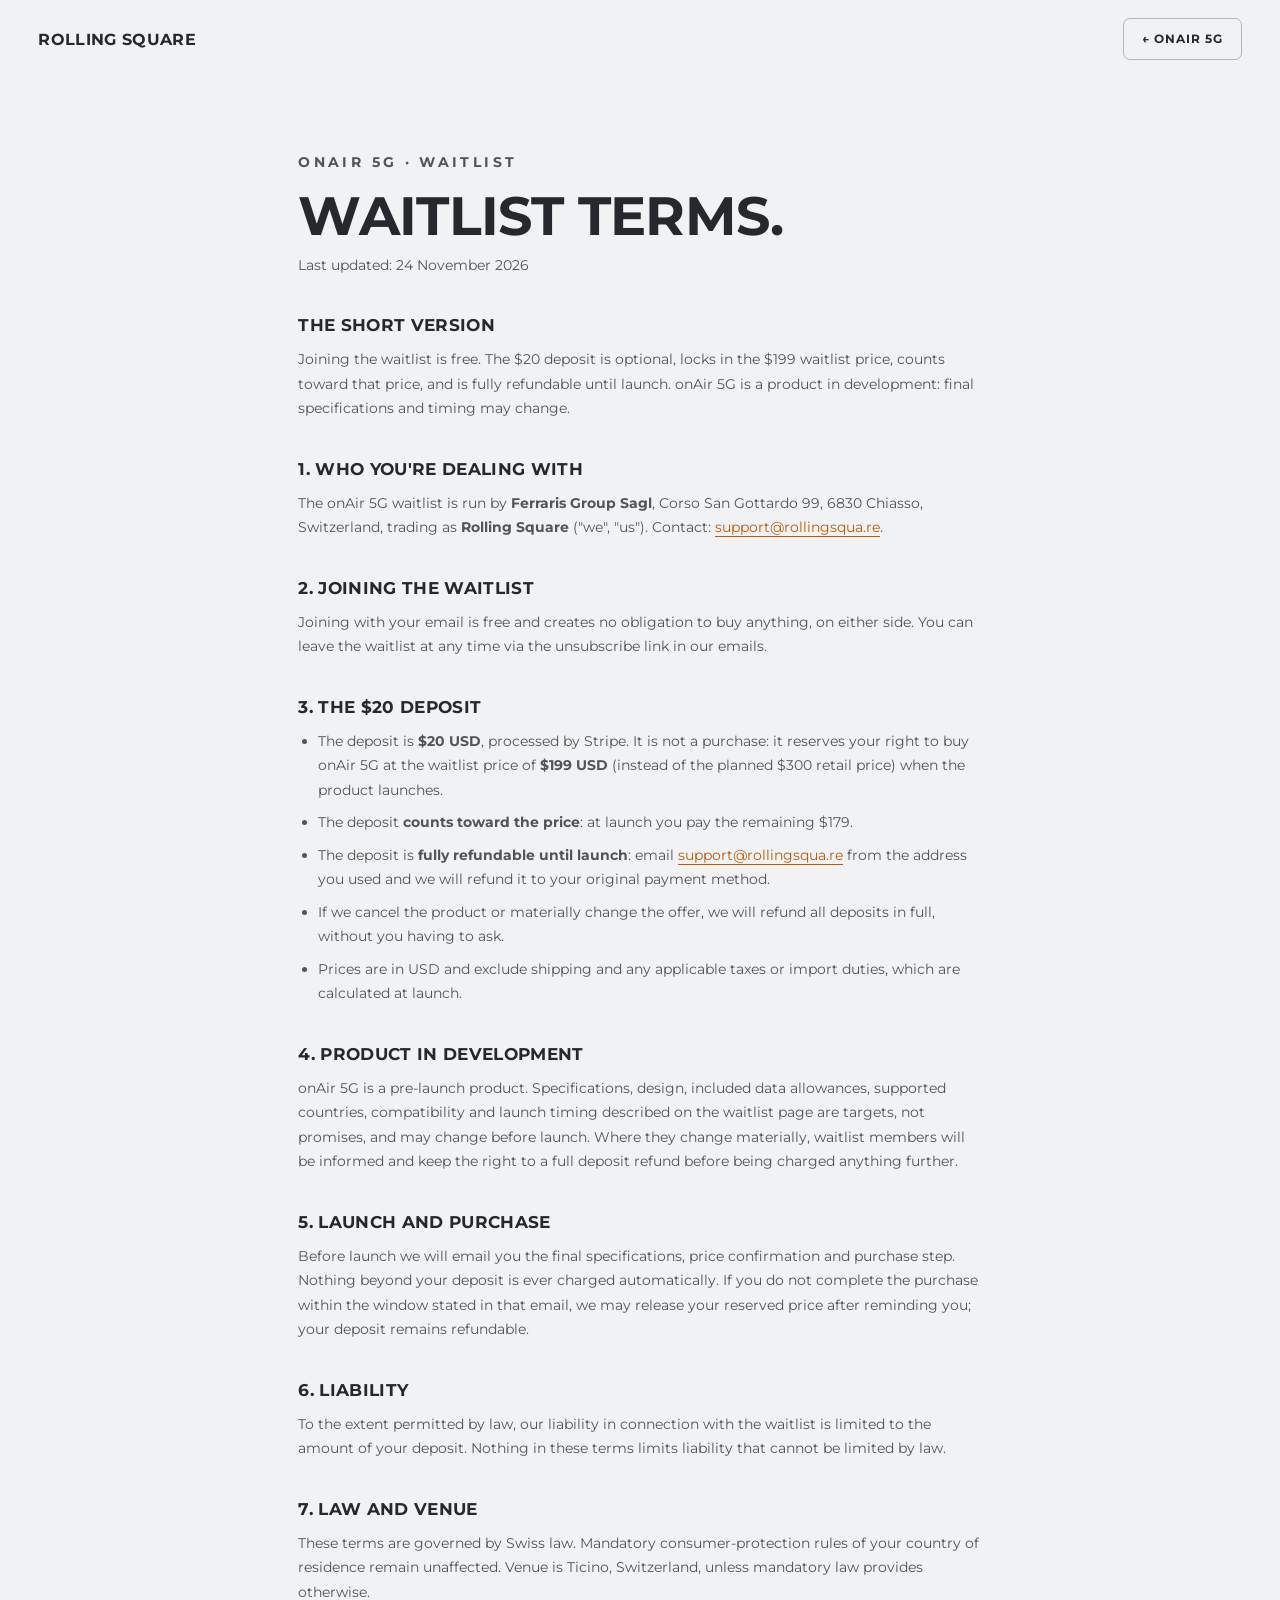
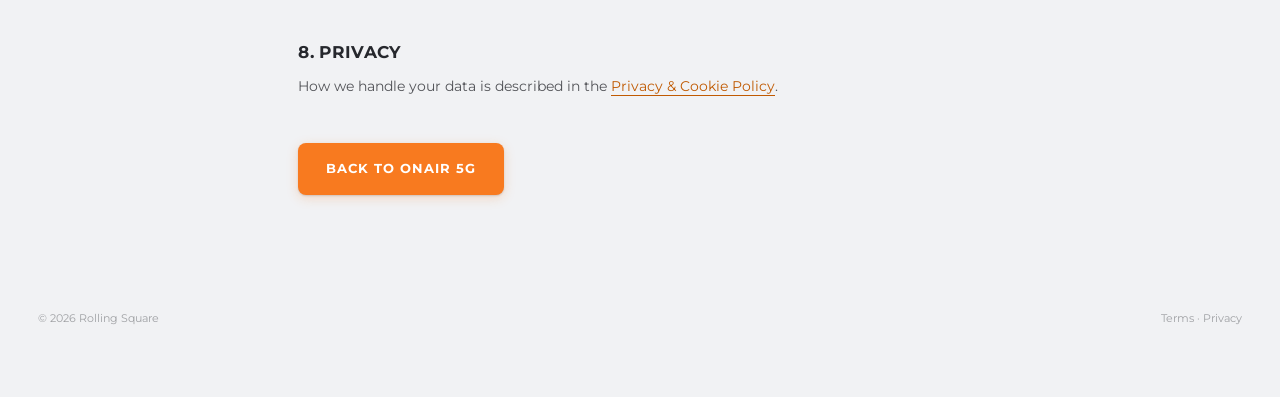
<file: terms.html>
<!DOCTYPE html>
<html lang="en">
<head>
  <meta charset="utf-8">
  <meta name="viewport" content="width=device-width, initial-scale=1">
  <meta name="robots" content="noindex,nofollow">
  <title>Waitlist Terms · onAir 5G · Rolling Square</title>
  <link rel="preconnect" href="https://fonts.googleapis.com">
  <link rel="preconnect" href="https://fonts.gstatic.com" crossorigin>
  <link rel="stylesheet" href="https://fonts.googleapis.com/css2?family=Montserrat:wght@400;500;600;700;800&display=swap">
  <link rel="stylesheet" href="styles.css?v=20261124a">
  <link rel="icon" type="image/png" href="assets/img/favicon.png">
</head>
<body class="legal-body">

<nav class="nav is-solid legal-nav">
  <a class="nav-brand" href="index.html">Rolling Square</a>
  <a class="pill pill-ghost nav-cta" href="index.html">← onAir 5G</a>
</nav>

<main class="legal wrap">
  <p class="eyebrow">onAir 5G · Waitlist</p>
  <h1 class="display-m">Waitlist Terms.</h1>
  <p class="legal-updated">Last updated: 24 November 2026</p>

  <h2>The short version</h2>
  <p>Joining the waitlist is free. The $20 deposit is optional, locks in the $199 waitlist price, counts toward that price, and is fully refundable until launch. onAir 5G is a product in development: final specifications and timing may change.</p>

  <h2>1. Who you're dealing with</h2>
  <p>The onAir 5G waitlist is run by <strong>Ferraris Group Sagl</strong>, Corso San Gottardo 99, 6830 Chiasso, Switzerland, trading as <strong>Rolling Square</strong> ("we", "us"). Contact: <a href="mailto:support@rollingsqua.re">support@rollingsqua.re</a>.</p>

  <h2>2. Joining the waitlist</h2>
  <p>Joining with your email is free and creates no obligation to buy anything, on either side. You can leave the waitlist at any time via the unsubscribe link in our emails.</p>

  <h2>3. The $20 deposit</h2>
  <ul>
    <li>The deposit is <strong>$20 USD</strong>, processed by Stripe. It is not a purchase: it reserves your right to buy onAir 5G at the waitlist price of <strong>$199 USD</strong> (instead of the planned $300 retail price) when the product launches.</li>
    <li>The deposit <strong>counts toward the price</strong>: at launch you pay the remaining $179.</li>
    <li>The deposit is <strong>fully refundable until launch</strong>: email <a href="mailto:support@rollingsqua.re">support@rollingsqua.re</a> from the address you used and we will refund it to your original payment method.</li>
    <li>If we cancel the product or materially change the offer, we will refund all deposits in full, without you having to ask.</li>
    <li>Prices are in USD and exclude shipping and any applicable taxes or import duties, which are calculated at launch.</li>
  </ul>

  <h2>4. Product in development</h2>
  <p>onAir 5G is a pre-launch product. Specifications, design, included data allowances, supported countries, compatibility and launch timing described on the waitlist page are targets, not promises, and may change before launch. Where they change materially, waitlist members will be informed and keep the right to a full deposit refund before being charged anything further.</p>

  <h2>5. Launch and purchase</h2>
  <p>Before launch we will email you the final specifications, price confirmation and purchase step. Nothing beyond your deposit is ever charged automatically. If you do not complete the purchase within the window stated in that email, we may release your reserved price after reminding you; your deposit remains refundable.</p>

  <h2>6. Liability</h2>
  <p>To the extent permitted by law, our liability in connection with the waitlist is limited to the amount of your deposit. Nothing in these terms limits liability that cannot be limited by law.</p>

  <h2>7. Law and venue</h2>
  <p>These terms are governed by Swiss law. Mandatory consumer-protection rules of your country of residence remain unaffected. Venue is Ticino, Switzerland, unless mandatory law provides otherwise.</p>

  <h2>8. Privacy</h2>
  <p>How we handle your data is described in the <a href="privacy.html">Privacy &amp; Cookie Policy</a>.</p>

  <p class="legal-back"><a class="pill pill-cyan" href="index.html">Back to onAir 5G</a></p>
</main>

<footer class="footer bg-panna legal-footer">
  <div class="wrap footer-bottom">
    <span>© 2026 Rolling Square</span>
    <span><a href="terms.html">Terms</a> · <a href="privacy.html">Privacy</a></span>
  </div>
</footer>

</body>
</html>
</file>
<file: styles.css>
/* onAir 5G landing · visual system mirrored from natura.inc/interface
   Colours: panna #F1F2F4 · antracite #26282D · azzurro #2AAFCC · grigio morbido #868B93
   Type: Restora (display serif) + ATC Arquette (light sans), loaded from fonts installed on this Mac.
   Before publishing, host licensed webfont files (woff2) and swap the local() sources. */

/* Rolling Square brand type (rollingsquare.com, read 2026-11-17): Montserrat
   everywhere — headings 700 UPPERCASE, body 400 — loaded from Google Fonts in
   index.html. (Natura's Restora/ATC Arquette removed.) */

:root {
  --panna: #F1F2F4;
  --antracite: #26282D;
  /* Rolling Square base, onAir accent: the product's strap orange (#F87A1F,
     sampled from the renders) is the single accent — buttons, highlights,
     eyebrows. Secondary CTAs are quiet outlines. Premium: one color, used
     sparingly on panna + antracite. */
  --arancio: #F87A1F;
  --arancio-hover: #E2690F;
  --arancio-text: #C05A02;
  --azzurro: var(--arancio);
  --azzurro-text: var(--arancio-text);
  --verde: var(--arancio);
  --verde-hover: var(--arancio-hover);
  --grigio: #868B93;
  --gutter: clamp(18px, 3vw, 56px);
  /* Radius scale — one language everywhere: buttons/inputs 8-10, chips 12,
     cards 20, media 24. No more 999-pill next to squared buttons. */
  --r-btn: 8px;
  --r-chip: 12px;
  --r-card: 20px;
  --r-media: 24px;
  --serif: "Montserrat", ui-sans-serif, system-ui, -apple-system, sans-serif;
  --sans: "Montserrat", ui-sans-serif, system-ui, -apple-system, sans-serif;
  --ease: cubic-bezier(.65, 0, .35, 1);
}

* { box-sizing: border-box; margin: 0; padding: 0; }
html { scroll-behavior: smooth; scroll-padding-top: 72px; }
body { background: var(--panna); color: var(--antracite); font-family: var(--sans); font-weight: 400; -webkit-font-smoothing: antialiased; }
img, video { display: block; max-width: 100%; }
a { color: inherit; text-decoration: none; }
.bg-panna { background: var(--panna); }
.wrap { max-width: 1440px; margin: 0 auto; padding-inline: var(--gutter); }

.skip-link { position: absolute; left: -9999px; }
.skip-link:focus { left: 12px; top: 12px; z-index: 200; background: #fff; padding: 8px 14px; border-radius: 999px; }

/* ---------- draft markers ---------- */
.draft-banner { position: fixed; bottom: 14px; left: 50%; transform: translateX(-50%); z-index: 150; background: var(--antracite); color: var(--panna); font-size: 11px; letter-spacing: .02em; padding: 8px 16px; border-radius: 999px; box-shadow: 0 6px 24px rgba(0,0,0,.18); white-space: nowrap; }
.draft-banner kbd { font-family: inherit; border: 1px solid rgba(241,242,244,.4); border-radius: 4px; padding: 0 4px; }
.todo { background: rgba(255, 196, 0, .28); outline: 1px dashed rgba(170, 120, 0, .7); outline-offset: 1px; border-radius: 3px; }
body.hide-todo .todo { background: none; outline: none; }
body.hide-todo .draft-banner { display: none; }

/* ---------- type scale ---------- */
.display-xl { font-family: var(--serif); font-weight: 700; text-transform: uppercase; font-size: clamp(2.1rem, 5.8vw, 4.9rem); line-height: 1; letter-spacing: -.015em; max-width: 13ch; margin-top: 20px; }
.display-l  { font-family: var(--serif); font-weight: 700; text-transform: uppercase; font-size: clamp(2.2rem, 5.2vw, 4.1rem); line-height: .98; letter-spacing: -.015em; }
.display-m  { font-family: var(--serif); font-weight: 700; text-transform: uppercase; font-size: clamp(1.7rem, 4.8vw, 3.4rem); line-height: 1; letter-spacing: -.012em; }
.display-s  { font-family: var(--serif); font-weight: 700; text-transform: uppercase; font-size: clamp(1.5rem, 2.5vw, 2.1rem); line-height: 1.1; }
.narrow { max-width: 13ch; }
.eyebrow { font-size: 10px; font-weight: 700; text-transform: uppercase; letter-spacing: .24em; color: var(--arancio-text); }
.eyebrow.light { color: rgba(255,255,255,.7); }
.lede { margin-top: 20px; max-width: 26ch; font-family: var(--sans); font-weight: 500; font-size: clamp(1.2rem, 2.4vw, 1.8rem); line-height: 1.18; letter-spacing: -.01em; }
.body { margin-top: 20px; max-width: 52ch; font-size: 14px; line-height: 1.72; letter-spacing: .005em; color: rgba(38,40,45,.75); }
.muted { color: rgba(38,40,45,.6); }
.caption { margin-top: 14px; font-size: 13px; color: rgba(38,40,45,.55); }

/* ---------- pills / buttons ---------- */
/* Rolling Square CTA style: 5px radius, Montserrat 700 uppercase, white text.
   Primary (buy) = green, secondary = blue, like main_cta / banner_cta on
   rollingsquare.com. */
.pill { display: inline-flex; align-items: center; justify-content: center; min-height: 52px; padding: 0 28px; border-radius: var(--r-btn); font-size: 12.5px; font-weight: 700; text-transform: uppercase; letter-spacing: .08em; transition: background .3s var(--ease), color .3s var(--ease), transform .3s var(--ease), border-color .3s var(--ease), box-shadow .3s var(--ease); }
.pill:hover { transform: translateY(-1px); }
.pill:focus-visible { outline: 2px solid var(--arancio-text); outline-offset: 2px; }
.pill-cyan  { background: var(--arancio); color: #fff; box-shadow: 0 1px 2px rgba(38,40,45,.16), 0 3px 12px rgba(248,122,31,.22); }
.pill-cyan:hover { background: var(--arancio-hover); }
.pill-ghost { background: transparent; color: var(--antracite); border: 1.5px solid rgba(38,40,45,.3); }
.pill-ghost:hover { border-color: var(--antracite); background: rgba(38,40,45,.05); }
.pill-white { background: #fff; color: var(--antracite); font-size: 11px; letter-spacing: .14em; }
.cta-row { display: flex; flex-wrap: wrap; gap: 10px; margin-top: 28px; }
.cta-row.center { justify-content: center; margin-top: clamp(48px, 7vw, 88px); }
.text-link { color: var(--azzurro-text); border-bottom: 1px solid currentColor; }

/* ---------- nav ---------- */
.nav { position: fixed; inset: 0 0 auto 0; z-index: 90; display: flex; align-items: center; justify-content: space-between; gap: 24px; padding: 14px var(--gutter); transition: background .5s var(--ease), color .5s var(--ease), backdrop-filter .5s; color: #fff; }
.nav.is-solid { background: rgba(241,242,244,.82); backdrop-filter: blur(14px); -webkit-backdrop-filter: blur(14px); color: var(--antracite); }
.nav-brand { font-family: var(--serif); font-weight: 700; text-transform: uppercase; font-size: 16px; letter-spacing: .02em; }
.nav-links { display: flex; gap: 4px; }
.nav-links a { font-size: 12.5px; padding: 6px 12px; border-radius: 999px; transition: background .3s; }
.nav-links a:hover { background: rgba(127,127,127,.15); }
.nav-cta { min-height: 42px; font-size: 11.5px; padding: 0 18px; border-radius: 7px; box-shadow: none; }

/* ---------- 1. hero video ---------- */
.hero { position: relative; height: 100svh; min-height: 560px; overflow: hidden; background: #111; color: #fff; }
.hero-video { position: absolute; inset: 0; width: 100%; height: 100%; object-fit: cover; }
.hero-video-slot { display: grid; place-items: center; background: repeating-linear-gradient(135deg, #161616 0 22px, #1c1c1c 22px 44px); }
.hero-video-slot-label { display: grid; gap: 6px; justify-items: center; text-align: center; padding: 18px 26px; border: 1px dashed rgba(255,255,255,.35); border-radius: 14px; color: rgba(255,255,255,.7); font-size: 12px; letter-spacing: .04em; transform: translateY(-12svh); }
.hero-video-slot-label strong { font-size: 13px; letter-spacing: .18em; color: #fff; }
.hero-shade { position: absolute; inset: 0; background: linear-gradient(to bottom, rgba(0,0,0,.35) 0%, rgba(0,0,0,0) 30%, rgba(0,0,0,0) 55%, rgba(0,0,0,.55) 100%); }
.hero-content { position: absolute; left: var(--gutter); right: var(--gutter); bottom: clamp(40px, 9svh, 96px); display: grid; gap: 22px; justify-items: start; }
.hero-title { font-family: var(--serif); font-weight: 800; text-transform: uppercase; font-size: clamp(2.4rem, 7vw, 6.4rem); line-height: .96; letter-spacing: -.02em; display: grid; }
.hero-title-2 { opacity: .92; }
.cta-link { font-size: 14px; letter-spacing: .02em; padding: 12px 20px; border-radius: 999px; background: rgba(255,255,255,.16); backdrop-filter: blur(10px); -webkit-backdrop-filter: blur(10px); transition: background .3s; }
.cta-link:hover { background: rgba(255,255,255,.28); }
.hero-cap { max-width: 44ch; font-size: 14px; line-height: 1.6; color: rgba(255,255,255,.82); }
.hero-scroll { position: absolute; right: var(--gutter); bottom: clamp(40px, 9svh, 96px); width: 44px; height: 44px; border-radius: 999px; display: grid; place-items: center; border: 1px solid rgba(255,255,255,.4); font-size: 16px; }

/* ---------- 2. product hero ---------- */
.product-hero { padding-top: clamp(104px, 13svh, 152px); padding-bottom: clamp(64px, 9svh, 118px); }
.product-grid { display: grid; grid-template-columns: 1.15fr 1fr; gap: clamp(32px, 5vw, 96px); align-items: start; }
.gallery-main { position: relative; aspect-ratio: 4 / 3; border-radius: var(--r-media); overflow: hidden; background: #E1E3E7; }
.gallery-main img { width: 100%; height: 100%; object-fit: cover; transition: opacity .4s var(--ease); }
.gallery-index { position: absolute; left: 16px; bottom: 16px; background: rgba(255,255,255,.72); border-radius: 999px; padding: 4px 10px; font-size: 10px; font-weight: 500; letter-spacing: .18em; }
.gallery-thumbs { display: grid; grid-template-columns: repeat(5, 1fr); gap: 10px; margin-top: 10px; }
.gallery-thumbs button { border: 0; padding: 0; background: none; cursor: pointer; aspect-ratio: 1; border-radius: var(--r-chip); overflow: hidden; opacity: .55; transition: opacity .3s; outline: 1px solid transparent; }
.gallery-thumbs button.is-active, .gallery-thumbs button:hover { opacity: 1; }
.gallery-thumbs button.is-active { outline: 1.5px solid rgba(38,40,45,.55); outline-offset: 2px; }
.gallery-thumbs img { width: 100%; height: 100%; object-fit: cover; }
.product-copy { position: sticky; top: 96px; }
.points { list-style: none; margin-top: 32px; border-top: 1px solid rgba(38,40,45,.1); }
.points li { display: grid; grid-template-columns: 44px 1fr; align-items: baseline; padding: 14px 0; border-bottom: 1px solid rgba(38,40,45,.1); }
.points .num { font-family: var(--serif); font-size: 1.12rem; color: rgba(38,40,45,.24); }
.points li:has(.num.icon) { align-items: center; }
.points .num.icon img { width: 30px; height: 30px; object-fit: contain; background: #fff; border-radius: 8px; padding: 5px; display: block; }
.points p { font-size: 14px; line-height: 1.45; color: rgba(38,40,45,.68); }
.access-card { display: flex; justify-content: space-between; gap: 20px; align-items: center; margin-top: 28px; padding: 18px 20px; border-radius: var(--r-card); background: rgba(255,255,255,.55); }
.access-title { font-size: 13px; font-weight: 500; }
.access-sub { margin-top: 4px; font-size: 11px; color: rgba(38,40,45,.75); }
.access-right { text-align: right; }
.access-big { font-weight: 700; font-size: 1.45rem; letter-spacing: -.01em; line-height: 1; white-space: nowrap; }
.access-note { margin-top: 6px; max-width: 32ch; margin-left: auto; font-size: 11px; line-height: 1.55; color: rgba(38,40,45,.8); }

/* ---------- 3. idea ---------- */
.idea { padding-block: clamp(96px, 14svh, 196px) 0; }
.idea-copy { margin-top: 24px; max-width: 38ch; font-size: clamp(1rem, 1.8vw, 1.24rem); line-height: 1.58; color: rgba(38,40,45,.75); }
.wide-figure { margin: clamp(48px, 7vw, 96px) var(--gutter) 0; border-radius: var(--r-media); overflow: hidden; aspect-ratio: 21 / 9; }
.wide-figure img { width: 100%; height: 100%; object-fit: cover; }

/* ---------- 4. features ---------- */
.features { padding-block: clamp(96px, 14svh, 180px); }
.features .display-m { margin-top: 16px; max-width: 17ch; }
.feature-grid { display: grid; grid-template-columns: repeat(3, 1fr); gap: clamp(20px, 2.4vw, 40px); margin-top: clamp(48px, 6vw, 80px); }
.feature-num { font-size: 12px; font-variant-numeric: tabular-nums; color: rgba(38,40,45,.45); }
.feature .display-s { margin-top: 24px; }
.feature-copy { margin-top: 16px; max-width: 42ch; min-height: 78px; font-size: 15px; line-height: 1.7; color: rgba(38,40,45,.75); }
.feature-media { position: relative; margin-top: 28px; aspect-ratio: 4 / 5; border-radius: var(--r-media); overflow: hidden; }
.feature-media img { width: 100%; height: 100%; object-fit: cover; transition: transform 1.2s var(--ease); }
.feature:hover .feature-media img { transform: scale(1.04); }
.chip-card { position: absolute; left: 16px; right: 16px; bottom: 16px; display: flex; justify-content: space-between; align-items: center; padding: 12px 16px; border-radius: 14px; background: rgba(255,255,255,.78); backdrop-filter: blur(12px); -webkit-backdrop-filter: blur(12px); font-size: 12px; }
.chip-label { font-weight: 500; }
.chip-value { display: inline-flex; align-items: center; gap: 6px; color: rgba(38,40,45,.7); }
.dot { width: 7px; height: 7px; border-radius: 99px; background: #34c759; display: inline-block; }

/* ---------- 5. split ---------- */
.split { padding-block: 0 clamp(96px, 14svh, 180px); }
.split-grid { display: grid; grid-template-columns: 1fr 1fr; gap: clamp(32px, 5vw, 96px); align-items: center; background: #E4E6EA; border-radius: var(--r-media); padding: clamp(32px, 5vw, 80px); }
.split-copy .display-m { margin-top: 16px; }
.icon-list { list-style: none; display: grid; grid-template-columns: 1fr 1fr; gap: 14px 20px; margin-top: 32px; }
.icon-list li { display: flex; align-items: center; gap: 12px; font-size: 13px; color: rgba(38,40,45,.8); }
.icon-list img { width: 44px; height: 44px; border-radius: 11px; background: #fff; padding: 9px; object-fit: contain; }
.split-media { display: grid; place-items: center; }
.split-media img { max-height: 560px; width: auto; border-radius: 18px; box-shadow: 0 24px 60px rgba(38,40,45,.16); }
.split-video { width: 100%; max-width: 680px; border-radius: var(--r-card); box-shadow: 0 24px 60px rgba(38,40,45,.18); }

/* ---------- 5b. compare ---------- */
.compare { padding-block: 0 clamp(96px, 14svh, 180px); }
.compare .display-m { margin-top: 16px; max-width: 16ch; }
.compare-scroll { overflow-x: auto; margin-top: clamp(32px, 5vw, 56px); -webkit-overflow-scrolling: touch; }
.compare-table { width: 100%; min-width: 820px; border-collapse: separate; border-spacing: 0; font-size: 13.5px; line-height: 1.45; }
.compare-table th, .compare-table td { padding: 15px 18px; text-align: left; vertical-align: top; border-bottom: 1px solid rgba(38,40,45,.1); }
.compare-table thead th { font-size: 11px; font-weight: 700; text-transform: uppercase; letter-spacing: .12em; color: rgba(38,40,45,.5); border-bottom: 1px solid rgba(38,40,45,.22); }
.compare-table thead th.c-onair { color: var(--arancio-text); }
.compare-table tbody th { font-size: 11px; font-weight: 600; text-transform: uppercase; letter-spacing: .1em; color: rgba(38,40,45,.45); white-space: nowrap; padding-right: 26px; }
.compare-table tbody td { color: rgba(38,40,45,.68); }
.compare-table td.c-onair, .compare-table thead th.c-onair { background: #fff; }
.compare-table thead th.c-onair { border-radius: var(--r-chip) var(--r-chip) 0 0; }
.compare-table tbody tr:last-child td.c-onair { border-radius: 0 0 var(--r-chip) var(--r-chip); border-bottom-color: transparent; }
.compare-table tbody td.c-onair { color: var(--antracite); font-weight: 600; }
.compare-table tbody tr:last-child th, .compare-table tbody tr:last-child td { border-bottom-color: transparent; }
/* semantic markers: ✓ good · ✕ bad · – neutral (separate from the accent) */
.compare-table td.y, .compare-table td.n, .compare-table td.m { position: relative; padding-left: 48px; }
.compare-table td.y::before, .compare-table td.n::before, .compare-table td.m::before {
  position: absolute; left: 18px; top: 15px;
  display: grid; place-items: center; width: 19px; height: 19px;
  border-radius: 50%; font-size: 11px; font-weight: 700; line-height: 1;
}
.compare-table td.y::before { content: "✓"; background: rgba(46,158,91,.16); color: #1F7A43; }
.compare-table td.n::before { content: "✕"; background: rgba(196,71,58,.13); color: #B3402F; }
.compare-table td.m::before { content: "–"; background: rgba(38,40,45,.09); color: rgba(38,40,45,.5); }
.compare-table td.c-onair.y::before { background: rgba(46,158,91,.2); }

/* ---------- 6. specs ---------- */
.specs { padding-top: clamp(56px, 8svh, 112px); padding-bottom: clamp(104px, 14svh, 194px); }
.specs-head { display: flex; justify-content: space-between; align-items: end; gap: 24px; flex-wrap: wrap; }
.specs-head .display-m { max-width: 13ch; }
.specs-head .body { margin-top: 0; max-width: 48ch; }
.specs-grid { display: grid; grid-template-columns: 1.2fr 1fr; gap: clamp(32px, 5vw, 96px); margin-top: clamp(40px, 6vw, 80px); align-items: start; }
.specs-media { position: sticky; top: 96px; aspect-ratio: 4 / 3; border-radius: var(--r-media); overflow: hidden; }
.specs-media img { width: 100%; height: 100%; object-fit: cover; transition: opacity .4s var(--ease); }
.specs-list { list-style: none; border-top: 1px solid rgba(38,40,45,.12); }
.specs-list li { border-bottom: 1px solid rgba(38,40,45,.12); }
.specs-list button { all: unset; cursor: pointer; display: grid; gap: 10px; width: 100%; padding: 28px 0; }
.spec-num { font-size: 10px; font-weight: 500; letter-spacing: .18em; color: rgba(38,40,45,.35); transition: color .5s; }
.spec-title { font-family: var(--serif); font-weight: 700; text-transform: uppercase; font-size: clamp(1.6rem, 3.8vw, 2.8rem); line-height: 1; letter-spacing: -.012em; color: rgba(38,40,45,.35); transition: color .5s; }
.specs-list li.is-active .spec-num { color: var(--azzurro-text); }
.specs-list li.is-active .spec-title { color: var(--antracite); }
.spec-body { display: grid; grid-template-rows: 0fr 0fr; transition: grid-template-rows .5s var(--ease); font-size: 13px; line-height: 1.58; color: rgba(38,40,45,.65); }
.spec-body > * { overflow: hidden; }
.specs-list li.is-active .spec-body { grid-template-rows: 1fr 1fr; padding-bottom: 28px; }
.spec-body .spec-sub { font-weight: 600; font-size: clamp(1.1rem, 2vw, 1.4rem); line-height: 1.15; letter-spacing: -.01em; color: var(--antracite); margin-bottom: 10px; }

/* ---------- 7. how ---------- */
.how { padding-block: clamp(96px, 14svh, 196px); }
.how .display-m { margin-top: 16px; }
.how-intro { max-width: 48ch; }
.steps { list-style: none; display: grid; grid-template-columns: repeat(3, 1fr); gap: clamp(16px, 2vw, 32px); margin-top: clamp(48px, 6vw, 80px); }
.steps li { position: relative; padding: 22px; border-radius: var(--r-card); background: rgba(255,255,255,.5); }
.step-num { font-family: var(--serif); font-size: 1.45rem; color: rgba(38,40,45,.2); }
.step-media { margin: 18px 0 22px; aspect-ratio: 1; border-radius: var(--r-chip); overflow: hidden; background: #E4E6EA; display: grid; place-items: center; }
.step-media img { width: 100%; height: 100%; object-fit: cover; }
.step-media.icon img { width: 34%; height: auto; object-fit: contain; }
.step-media.panel img { width: auto; height: 92%; object-fit: contain; border-radius: 8px; }
/* step 03: interactive data-source mock */
.step-media.mock { padding: 16px; }
.sim-mock { width: 100%; max-width: 240px; background: #fff; border-radius: 14px; padding: 14px; box-shadow: 0 10px 30px rgba(38,40,45,.12); }
.sim-seg { display: grid; grid-template-columns: 1fr 1fr; gap: 3px; padding: 3px; background: rgba(38,40,45,.08); border-radius: 9px; }
.sim-seg button { all: unset; cursor: pointer; text-align: center; font-size: 10.5px; font-weight: 600; padding: 7px 2px; border-radius: 7px; color: rgba(38,40,45,.55); transition: background .25s var(--ease), color .25s var(--ease), box-shadow .25s var(--ease); }
.sim-seg button.is-active { background: #fff; color: var(--antracite); box-shadow: 0 1px 3px rgba(38,40,45,.2); }
.sim-body { margin-top: 13px; min-height: 86px; }
.sim-amount { font-size: 16px; font-weight: 700; letter-spacing: -.01em; }
.sim-amount span { font-size: 10.5px; font-weight: 500; color: rgba(38,40,45,.5); }
.sim-bar { margin-top: 8px; height: 5px; border-radius: 99px; background: rgba(38,40,45,.1); overflow: hidden; }
.sim-bar i { display: block; height: 100%; background: var(--arancio); border-radius: 99px; }
.sim-topup { display: inline-block; margin-top: 12px; background: var(--arancio); color: #fff; font-size: 10px; font-weight: 700; text-transform: uppercase; letter-spacing: .06em; padding: 8px 14px; border-radius: 7px; }
.sim-own-title { font-size: 14px; font-weight: 700; }
.sim-own-sub { margin-top: 6px; font-size: 11px; line-height: 1.55; color: rgba(38,40,45,.6); }
.steps h3 { font-family: var(--serif); font-weight: 700; text-transform: uppercase; font-size: clamp(1.1rem, 2.4vw, 1.5rem); line-height: 1.05; letter-spacing: -.01em; }
.step-sub { margin-top: 12px; font-size: 12px; font-weight: 500; text-transform: uppercase; letter-spacing: .15em; color: rgba(38,40,45,.42); }

/* ---------- 8. film ---------- */
.film { position: relative; padding: clamp(56px, 11vh, 120px) var(--gutter) clamp(40px, 8vh, 96px); background: var(--panna); }
.film-video { width: 100%; aspect-ratio: 16 / 9; object-fit: cover; border-radius: var(--r-media); background: #111; }

/* ---------- 9. faq ---------- */
.faq { padding-block: clamp(48px, 8vw, 120px); }
.faq-wrap { display: grid; grid-template-columns: 1fr 1.4fr; gap: clamp(32px, 5vw, 96px); align-items: start; }
.faq-head { position: sticky; top: 96px; }
.faq-wrap .display-m { max-width: 12ch; }
.faq-img { margin-top: 28px; width: 100%; max-width: 360px; border-radius: var(--r-card); }
.faq-list { border-top: 1px solid rgba(38,40,45,.12); }
.faq-list details { border-bottom: 1px solid rgba(38,40,45,.12); }
.faq-list summary { list-style: none; cursor: pointer; display: flex; gap: 16px; align-items: baseline; padding: 22px 0; }
.faq-list summary::-webkit-details-marker { display: none; }
.faq-list summary::after { content: "+"; margin-left: auto; font-size: 20px; font-weight: 200; transition: transform .3s var(--ease); }
.faq-list details[open] summary::after { transform: rotate(45deg); }
.faq-num { width: 32px; flex-shrink: 0; font-family: var(--serif); font-size: clamp(1.125rem, 3vw, 1.625rem); line-height: 1; color: rgba(38,40,45,.25); }
.faq-q { font-family: var(--serif); font-weight: 600; font-size: clamp(1.05rem, 1.9vw, 1.35rem); line-height: 1.2; letter-spacing: -.008em; }
.faq-list details p { padding: 0 0 24px 48px; max-width: 60ch; font-size: 14px; line-height: 1.7; color: rgba(38,40,45,.65); }
.faq-more { grid-column: 2; font-size: 14px; color: rgba(38,40,45,.7); }

/* ---------- 10. final cta ---------- */
.final-cta { position: relative; min-height: 88svh; display: grid; place-items: center; overflow: hidden; color: #fff; text-align: center; background: #111; }
.final-video { position: absolute; inset: 0; width: 100%; height: 100%; object-fit: cover; }
.final-shade { position: absolute; inset: 0; background: rgba(20,18,16,.45); }
.final-content { position: relative; display: grid; justify-items: center; gap: 24px; padding: 0 var(--gutter); }
.final-title { font-family: var(--serif); font-weight: 700; text-transform: uppercase; font-size: clamp(2rem, 5.6vw, 4.6rem); line-height: 1; letter-spacing: -.015em; display: grid; }
.final-title span:last-child { color: var(--arancio); }
.final-title span { transition: opacity .45s var(--ease), transform .45s var(--ease); }
.final-title.is-swap span { opacity: 0; transform: translateY(14px); }
.final-note { max-width: 42ch; font-size: clamp(.8rem, 1.5svh, .95rem); line-height: 1.55; color: rgba(255,255,255,.75); }

/* ---------- footer ---------- */
.footer { padding-top: clamp(56px, 8vw, 104px); padding-bottom: 72px; }
.footer-grid { display: grid; grid-template-columns: 2fr 1fr 1fr 1fr; gap: 32px; }
.footer-logo { font-family: var(--serif); font-size: clamp(1.15rem, 1.5vw, 1.55rem); color: rgba(38,40,45,.85); }
.footer-desc { margin-top: 12px; font-size: 12px; line-height: 1.6; color: rgba(38,40,45,.45); max-width: 30ch; }
.footer-label { margin-bottom: 14px; font-size: 10px; font-weight: 500; text-transform: uppercase; letter-spacing: .18em; color: rgba(38,40,45,.35); }
.footer-grid a { display: block; margin-bottom: 8px; font-size: 13px; color: rgba(38,40,45,.55); transition: color .3s; }
.footer-grid a:hover { color: var(--azzurro-text); }
.footer-bottom { display: flex; justify-content: space-between; gap: 16px; margin-top: 56px; padding-top: 20px; border-top: 1px solid rgba(38,40,45,.1); font-size: 11px; color: rgba(38,40,45,.4); }


/* ---------- waitlist / pricing ---------- */
.sr-only { position: absolute; width: 1px; height: 1px; overflow: hidden; clip: rect(0 0 0 0); white-space: nowrap; }
s { text-decoration-thickness: 1.5px; }
.hero-offer { display: flex; flex-wrap: wrap; align-items: center; gap: 14px 18px; }
.hero-cta { min-height: 54px; padding: 0 34px; }
/* hero waitlist widget — on the dark video */
.wl-hero { min-width: min(480px, 100%); }
.wl-hero .wl-input { background: rgba(255,255,255,.94); border-color: transparent; min-width: 180px; }
.wl-hero .wl-input:focus { border-color: var(--arancio); }
.wl-hero .wl-input::placeholder { color: rgba(38,40,45,.5); }
.wl-hero .wl-error { color: #FFB4A8; }
.wl-hero .wl-ok { color: #fff; }
.wl-reveal { display: none; }
.hero-cap-under { display: none; }
.hero-price { font-size: 14px; color: rgba(255,255,255,.88); }
.hero-price s { color: rgba(255,255,255,.6); }
.hero-price strong { font-weight: 700; font-size: 1.5rem; letter-spacing: -.01em; color: #fff; margin-right: 4px; }

.price-card { margin-top: 28px; padding: 24px; border-radius: var(--r-card); background: #fff; box-shadow: 0 1px 0 rgba(38,40,45,.06), 0 18px 48px rgba(38,40,45,.08); }
.price-card-head { display: flex; justify-content: space-between; align-items: center; gap: 18px; margin-bottom: 18px; }
.price-pair { display: flex; align-items: baseline; gap: 10px; white-space: nowrap; }
.price-old { font-size: 1.05rem; color: rgba(38,40,45,.45); }
.price-new { font-weight: 700; font-size: 2.4rem; line-height: 1; letter-spacing: -.02em; }
.price-pair.big { margin: 10px 0 22px; }
.price-pair.big .price-new { font-size: 4rem; }
.price-pair.big .price-old { font-size: 1.4rem; }

.wl-form { display: flex; gap: 8px; }
.wl-form.stacked { flex-direction: column; }
.wl-input { flex: 1; min-width: 0; min-height: 52px; padding: 0 18px; border-radius: var(--r-btn); border: 1.5px solid rgba(38,40,45,.18); background: var(--panna); font: inherit; font-size: 14px; color: var(--antracite); outline: none; transition: border-color .3s; }
.wl-input:focus { border-color: var(--azzurro); }
.wl-submit { border: 0; cursor: pointer; font-family: inherit; white-space: nowrap; }
.wl-submit[disabled] { opacity: .6; cursor: wait; }
.wl-error { margin-top: 10px; font-size: 12px; color: #b3261e; }
.wl-step2, .wl-paid { display: grid; gap: 10px; justify-items: start; }
.wl-form[hidden], .wl-step2[hidden], .wl-paid[hidden], .wl-error[hidden] { display: none; }
.wl-ok { display: inline-flex; align-items: center; gap: 8px; font-size: 14px; font-weight: 500; }
.wl-step2-copy { font-size: 14px; line-height: 1.55; color: rgba(38,40,45,.75); }
.wl-pay { width: 100%; }
.wl-sms { display: flex; gap: 8px; width: 100%; margin-top: 4px; }
.wl-sms .wl-input { min-height: 46px; font-size: 13px; }
.wl-sms .wl-sms-add { min-height: 46px; padding: 0 20px; }
.wl-hero .wl-sms .wl-input { background: rgba(255,255,255,.94); border-color: transparent; }
.wl-hero .wl-sms .wl-sms-add { border-color: rgba(255,255,255,.6); color: #fff; }
.wl-sms-ok { font-size: 13px; color: #1F7A43; }
.wl-hero .wl-sms-ok { color: #9FE8BC; }
.wl-later { font-size: 12px; color: rgba(38,40,45,.55); }
.wl-legal { margin-top: 12px; font-size: 11px; line-height: 1.6; color: rgba(38,40,45,.55); }

.waitlist { padding-block: clamp(80px, 12svh, 160px); background: #E4E6EA; scroll-margin-top: 40px; }
.waitlist-grid { display: grid; grid-template-columns: 1.2fr 1fr; gap: clamp(32px, 5vw, 96px); align-items: start; }
.waitlist .display-m { margin-top: 16px; max-width: 14ch; }
.waitlist .display-m em { font-style: normal; color: var(--azzurro); }
.price-block { display: grid; grid-template-columns: repeat(3, auto); justify-content: start; gap: clamp(20px, 4vw, 56px); margin-top: 36px; padding: 22px 0; border-block: 1px solid rgba(38,40,45,.12); }
.price-label { font-size: 10px; font-weight: 500; text-transform: uppercase; letter-spacing: .2em; color: rgba(38,40,45,.5); }
.price-retail, .price-wl, .price-dep { margin-top: 8px; font-weight: 700; font-size: clamp(1.9rem, 3.6vw, 3rem); line-height: 1; letter-spacing: -.02em; }
.price-retail { color: rgba(38,40,45,.4); }
.price-wl { color: var(--azzurro-text); }
.dep-steps { list-style: none; margin-top: 28px; }
.dep-steps li { display: grid; grid-template-columns: 44px 1fr; align-items: baseline; padding: 14px 0; border-bottom: 1px solid rgba(38,40,45,.1); }
.dep-steps .num { font-family: var(--serif); font-size: 1.12rem; color: rgba(38,40,45,.3); }
.dep-steps .num.emoji { font-size: 1.35rem; color: var(--antracite); }
.dep-t { font-weight: 600; font-size: 1.2rem; line-height: 1.2; letter-spacing: -.01em; }
.dep-steps li p:not(.dep-t) { margin-top: 4px; font-size: 14px; line-height: 1.5; color: rgba(38,40,45,.68); }
.waitlist-card { --pad: clamp(24px, 3vw, 40px); position: sticky; top: 96px; padding: var(--pad); border-radius: var(--r-card); background: #fff; box-shadow: 0 24px 60px rgba(38,40,45,.12); overflow: hidden; }
/* full-bleed image at the top of the card */
.wl-img { display: block; margin: calc(var(--pad) * -1) calc(var(--pad) * -1) 20px; width: calc(100% + var(--pad) * 2); max-width: none; }
.waitlist-card-title { font-size: 11px; font-weight: 500; text-transform: uppercase; letter-spacing: .2em; color: rgba(38,40,45,.55); }
.wl-assure { list-style: none; display: grid; gap: 8px; margin-top: 20px; padding-top: 18px; border-top: 1px solid rgba(38,40,45,.1); font-size: 13px; color: rgba(38,40,45,.75); }
.wl-assure li::before { content: "✓"; margin-right: 10px; color: var(--azzurro-text); }
.wl-foot { margin-top: 40px; font-size: 11px; color: rgba(38,40,45,.5); }

.final-price { font-size: 15px; color: rgba(255,255,255,.85); }
.final-price s { color: rgba(255,255,255,.55); }
.final-price strong { font-weight: 700; font-size: 1.9rem; letter-spacing: -.01em; color: #fff; margin: 0 4px; }

.offer-bar { position: fixed; left: 50%; bottom: 16px; z-index: 95; display: flex; align-items: center; gap: 20px; padding: 7px 7px 7px 24px; border-radius: 15px; background: rgba(255,255,255,.94); backdrop-filter: blur(14px); -webkit-backdrop-filter: blur(14px); box-shadow: 0 2px 8px rgba(38,40,45,.1), 0 14px 44px rgba(38,40,45,.16); transform: translate(-50%, 160%); transition: transform .5s var(--ease); white-space: nowrap; }
.offer-bar.is-on { transform: translate(-50%, 0); }
.offer-bar p { font-size: 13px; color: rgba(38,40,45,.7); display: flex; align-items: baseline; }
.offer-bar s { color: rgba(38,40,45,.4); margin: 0 6px 0 10px; }
.offer-bar strong { font-weight: 700; font-size: 1.2rem; letter-spacing: -.01em; color: var(--antracite); margin-right: 8px; }
.offer-name { font-weight: 600; color: var(--antracite); }
.offer-bar .pill { min-height: 44px; padding: 0 20px; font-size: 11.5px; border-radius: 9px; box-shadow: none; }
.offer-bar .pill:hover { transform: none; }
body:has(.offer-bar.is-on) .draft-banner { bottom: 80px; }

/* ---------- reveal on scroll ---------- */
.reveal { opacity: 0; transform: translateY(24px); filter: blur(6px); transition: opacity .9s var(--ease), transform .9s var(--ease), filter .9s var(--ease); }
.reveal.is-in { opacity: 1; transform: none; filter: none; }

/* ---------- responsive ---------- */
@media (max-width: 1024px) {
  .product-grid, .specs-grid, .split-grid, .faq-wrap { grid-template-columns: 1fr; }
  .product-copy, .specs-media, .faq-head { position: static; }
  .faq-img { display: none; }
  .feature-grid { grid-template-columns: 1fr; }
  .feature-copy { min-height: 0; }
  .steps { grid-template-columns: repeat(3, 1fr); gap: 14px; }
  .faq-more { grid-column: 1; }
  .waitlist-grid { grid-template-columns: 1fr; }
  .waitlist-card { position: static; }
  .footer-grid { grid-template-columns: 1fr 1fr; }
}
@media (max-width: 640px) {
  .nav-links { display: none; }
  /* Hero: keep the video clean — caption moves below, email appears on tap */
  .hero .hero-cap { display: none; }
  .hero-cap-under { display: block; padding: 18px var(--gutter) 0; font-size: 14px; line-height: 1.6; color: rgba(38,40,45,.7); }
  .wl-hero.is-collapsed .wl-form, .wl-hero.is-collapsed .wl-error { display: none; }
  .wl-hero.is-collapsed .wl-reveal { display: inline-flex; width: 100%; min-height: 54px; }
  .steps, .icon-list { grid-template-columns: 1fr; }
  .access-card { flex-direction: column; align-items: start; }
  .access-right { text-align: left; }
  .access-note { margin-left: 0; }
  .wide-figure { aspect-ratio: 4 / 3; }
  .draft-banner { white-space: normal; width: calc(100% - 24px); text-align: center; }
  .wl-form { flex-direction: column; }
  .price-card-head { flex-direction: column; align-items: start; }
  .price-block { grid-template-columns: repeat(3, 1fr); gap: 12px; }
  .offer-bar { left: 12px; right: 12px; transform: translateY(160%); justify-content: space-between; padding-left: 16px; gap: 10px; }
  .offer-bar .pill { padding: 0 16px; }
  .offer-bar.is-on { transform: none; }
  .offer-sub { display: none; }
}
@media (prefers-reduced-motion: reduce) {
  html { scroll-behavior: auto; }
  .reveal { opacity: 1; transform: none; filter: none; transition: none; }
}

/* ---------- legal pages (privacy.html / terms.html) ---------- */
.legal-body { background: var(--panna); }
.legal-nav { position: static; padding-block: 18px; }
.legal { max-width: 760px; padding-block: clamp(40px, 7vw, 72px) clamp(56px, 8vw, 96px); }
.legal .display-m { margin-top: 14px; }
.legal-updated { margin-top: 10px; font-size: 12.5px; color: rgba(38,40,45,.55); }
.legal h2 { font-family: var(--serif); font-weight: 700; text-transform: uppercase; font-size: 1.05rem; letter-spacing: .02em; margin: 38px 0 12px; }
.legal p, .legal li { font-size: 14px; line-height: 1.75; color: rgba(38,40,45,.78); }
.legal ul { padding-left: 20px; display: grid; gap: 8px; }
.legal a { color: var(--arancio-text); border-bottom: 1px solid currentColor; }
.legal a.pill { border-bottom: 0; color: #fff; }
.legal-back { margin-top: 44px; }
.legal-footer { padding-top: 0; }
.legal-footer .footer-bottom { margin-top: 0; border-top: 0; }
.legal-footer a { color: inherit; }
/* TCPA microcopy under the optional phone field */
.wl-sms-legal { margin-top: 8px; font-size: 10.5px; line-height: 1.55; color: rgba(38,40,45,.5); }
.wl-hero .wl-sms-legal { color: rgba(255,255,255,.6); }
</file>
